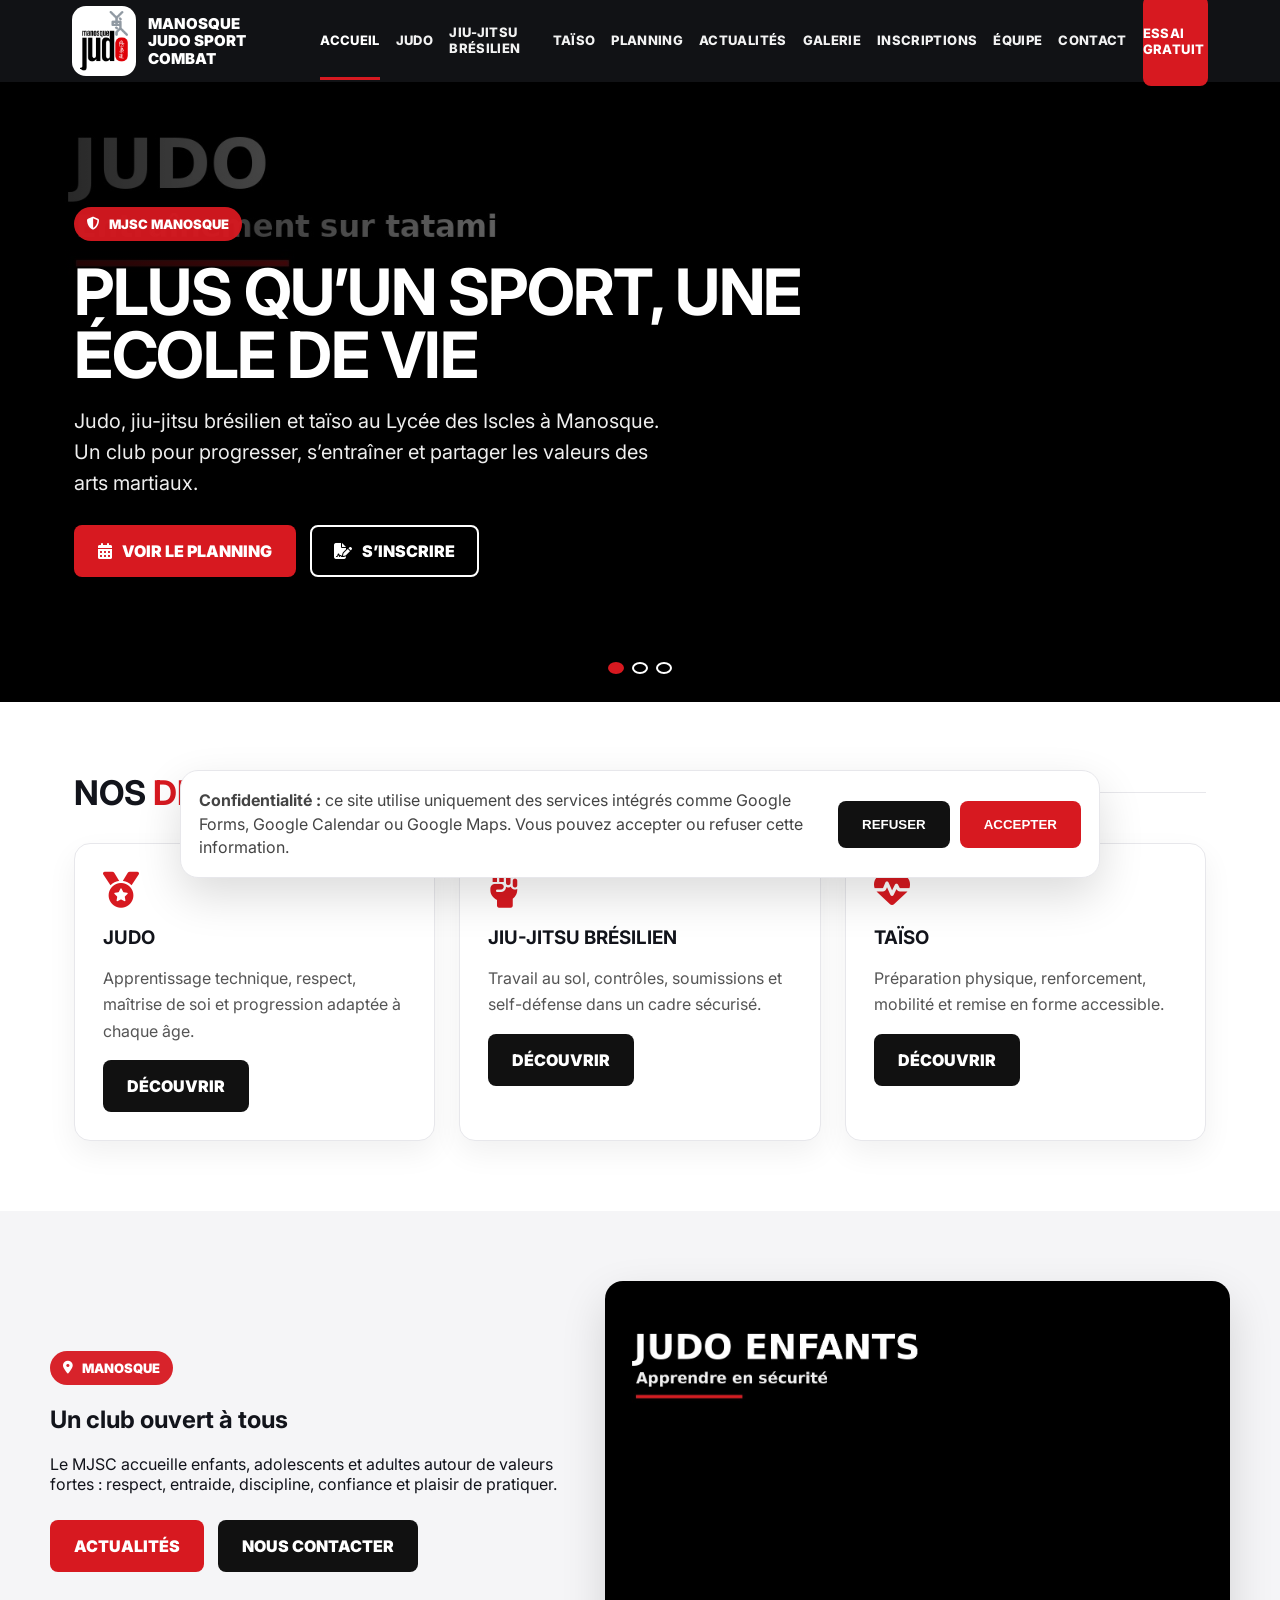
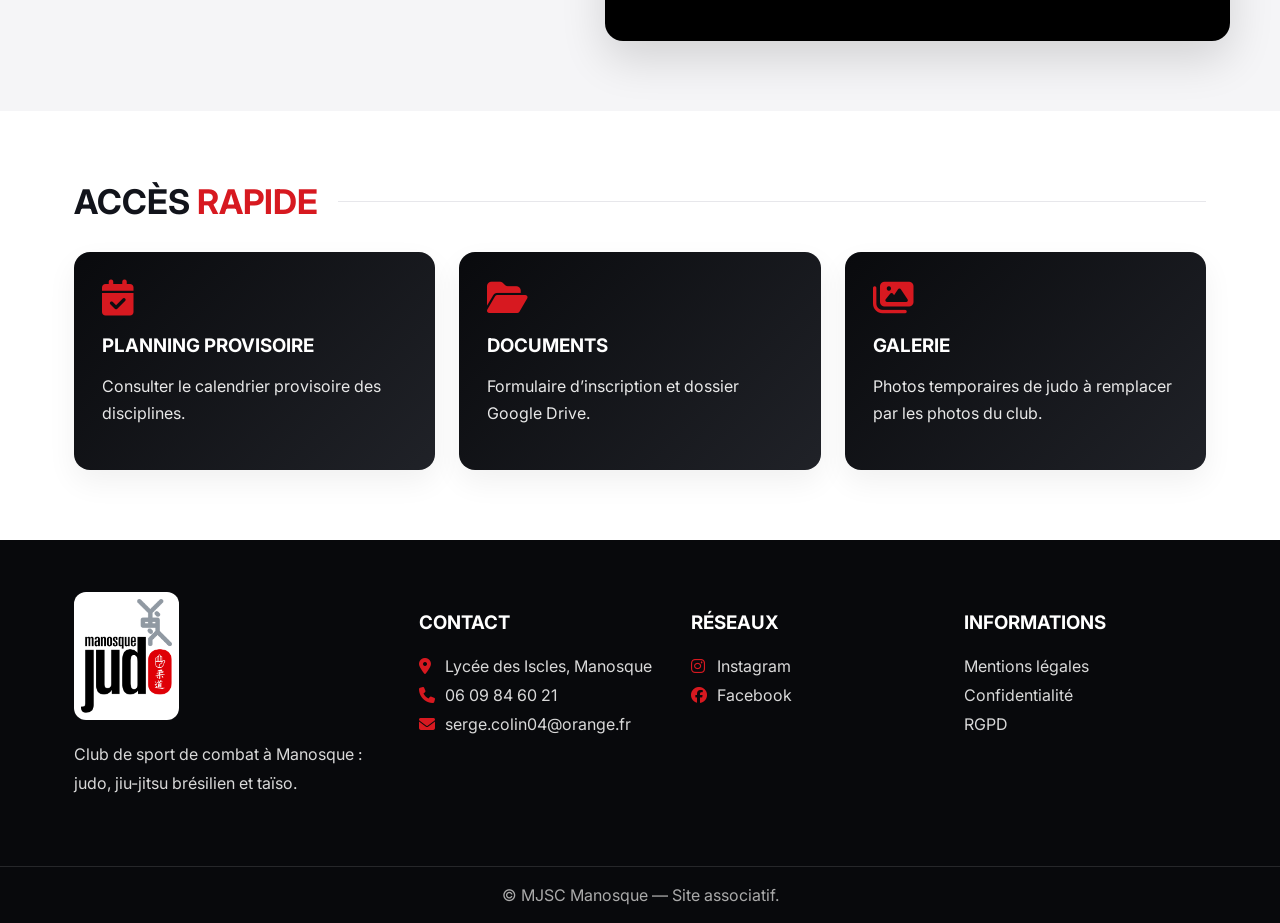
<file: index.html>
<!doctype html><html lang="fr"><head><meta charset="utf-8"><meta name="viewport" content="width=device-width, initial-scale=1"><title>Accueil - MJSC Manosque</title><meta name="description" content="MJSC Manosque : judo, jiu-jitsu brésilien, taïso, planning, inscriptions et actualités."><link rel="icon" href="favicon.png"><link rel="preconnect" href="https://fonts.googleapis.com"><link rel="preconnect" href="https://fonts.gstatic.com" crossorigin><link href="https://fonts.googleapis.com/css2?family=Inter:wght@400;600;800;900&display=swap" rel="stylesheet"><link rel="stylesheet" href="https://cdnjs.cloudflare.com/ajax/libs/font-awesome/6.5.2/css/all.min.css"><link rel="stylesheet" href="styles.css"></head><body><header class="topbar"><div class="topbar-inner"><a class="brand" href="index.html"><img class="brand-logo" src="logo-mjsc.png" alt="Logo MJSC Manosque"><span>Manosque<br>Judo Sport Combat</span></a><button class="burger" aria-label="Menu"><i class="fa-solid fa-bars"></i></button><nav class="nav"><a class="active" href="index.html">Accueil</a><a class="" href="judo.html">Judo</a><a class="" href="bjj.html">Jiu-Jitsu Brésilien</a><a class="" href="taiso.html">Taïso</a><a class="" href="planning.html">Planning</a><a class="" href="actualites.html">Actualités</a><a class="" href="galerie.html">Galerie</a><a class="" href="inscription.html">Inscriptions</a><a class="" href="equipe.html">Équipe</a><a class="" href="contact.html">Contact</a><a class="cta" href="inscription.html">Essai gratuit</a></nav></div></header>
<section class="hero"><div class="hero-slide active" style="background-image:url('hero-judo.jpg')"></div><div class="hero-slide" style="background-image:url('hero-competition.jpg')"></div><div class="hero-slide" style="background-image:url('hero-bjj.jpg')"></div><div class="hero-content"><span class="kicker"><i class="fa-solid fa-shield-halved"></i> MJSC Manosque</span><h1>Plus qu’un sport, une école de vie</h1><p>Judo, jiu-jitsu brésilien et taïso au Lycée des Iscles à Manosque. Un club pour progresser, s’entraîner et partager les valeurs des arts martiaux.</p><div class="actions"><a class="btn red" href="planning.html"><i class="fa-solid fa-calendar-days"></i> Voir le planning</a><a class="btn outline" href="inscription.html"><i class="fa-solid fa-file-signature"></i> S’inscrire</a></div></div><div class="hero-controls"><button class="active"></button><button></button><button></button></div></section>
<section class="section"><div class="section-title"><h2>Nos <span>disciplines</span></h2></div><div class="grid-3"><article class="card"><i class="fa-solid fa-medal"></i><h3>Judo</h3><p>Apprentissage technique, respect, maîtrise de soi et progression adaptée à chaque âge.</p><a class="btn dark" href="judo.html">Découvrir</a></article><article class="card"><i class="fa-solid fa-hand-fist"></i><h3>Jiu-Jitsu Brésilien</h3><p>Travail au sol, contrôles, soumissions et self-défense dans un cadre sécurisé.</p><a class="btn dark" href="bjj.html">Découvrir</a></article><article class="card"><i class="fa-solid fa-heart-pulse"></i><h3>Taïso</h3><p>Préparation physique, renforcement, mobilité et remise en forme accessible.</p><a class="btn dark" href="taiso.html">Découvrir</a></article></div></section>
<section class="section gray"><div class="inner split"><div><span class="kicker"><i class="fa-solid fa-location-dot"></i> Manosque</span><h2>Un club ouvert à tous</h2><p>Le MJSC accueille enfants, adolescents et adultes autour de valeurs fortes : respect, entraide, discipline, confiance et plaisir de pratiquer.</p><div class="actions"><a class="btn red" href="actualites.html">Actualités</a><a class="btn dark" href="contact.html">Nous contacter</a></div></div><img class="photo" src="judo-enfants.jpg" alt="Cours de judo"></div></section>
<section class="section"><div class="section-title"><h2>Accès <span>rapide</span></h2></div><div class="grid-3"><a class="card dark" href="planning.html"><i class="fa-solid fa-calendar-check"></i><h3>Planning provisoire</h3><p>Consulter le calendrier provisoire des disciplines.</p></a><a class="card dark" href="inscription.html"><i class="fa-solid fa-folder-open"></i><h3>Documents</h3><p>Formulaire d’inscription et dossier Google Drive.</p></a><a class="card dark" href="galerie.html"><i class="fa-solid fa-images"></i><h3>Galerie</h3><p>Photos temporaires de judo à remplacer par les photos du club.</p></a></div></section>
<footer class="footer"><div class="footer-inner"><div><img class="footer-logo" src="logo-mjsc.png" alt="Logo MJSC"><p>Club de sport de combat à Manosque : judo, jiu-jitsu brésilien et taïso.</p></div><div><h3>Contact</h3><p><i class="fa-solid fa-location-dot"></i> <span id="clubAddress">Lycée des Iscles, Manosque</span><br><i class="fa-solid fa-phone"></i> <a id="phoneLink"><span id="clubPhoneText">06 09 84 60 21</span></a><br><i class="fa-solid fa-envelope"></i> <a id="mailLink"><span id="clubEmailText">serge.colin04@orange.fr</span></a></p></div><div><h3>Réseaux</h3><p><a id="instaLink" target="_blank"><i class="fa-brands fa-instagram"></i> Instagram</a><br><a id="fbLink" target="_blank"><i class="fa-brands fa-facebook"></i> Facebook</a></p></div><div><h3>Informations</h3><p><a href="mentions-legales.html">Mentions légales</a><br><a href="politique-confidentialite.html">Confidentialité</a><br><a href="rgpd.html">RGPD</a></p></div></div><div class="subfooter">© MJSC Manosque — Site associatif.</div></footer><button class="backtop" aria-label="Retour en haut"><i class="fa-solid fa-arrow-up"></i></button><div class="cookie"><p><strong>Confidentialité :</strong> ce site utilise uniquement des services intégrés comme Google Forms, Google Calendar ou Google Maps. Vous pouvez accepter ou refuser cette information.</p><div class="cookie-actions"><button class="btn dark">Refuser</button><button class="btn red">Accepter</button></div></div><div class="modal"><button aria-label="Fermer">×</button><img alt="Photo agrandie"></div><script src="config.js"></script><script src="app.js"></script></body></html>
</file>
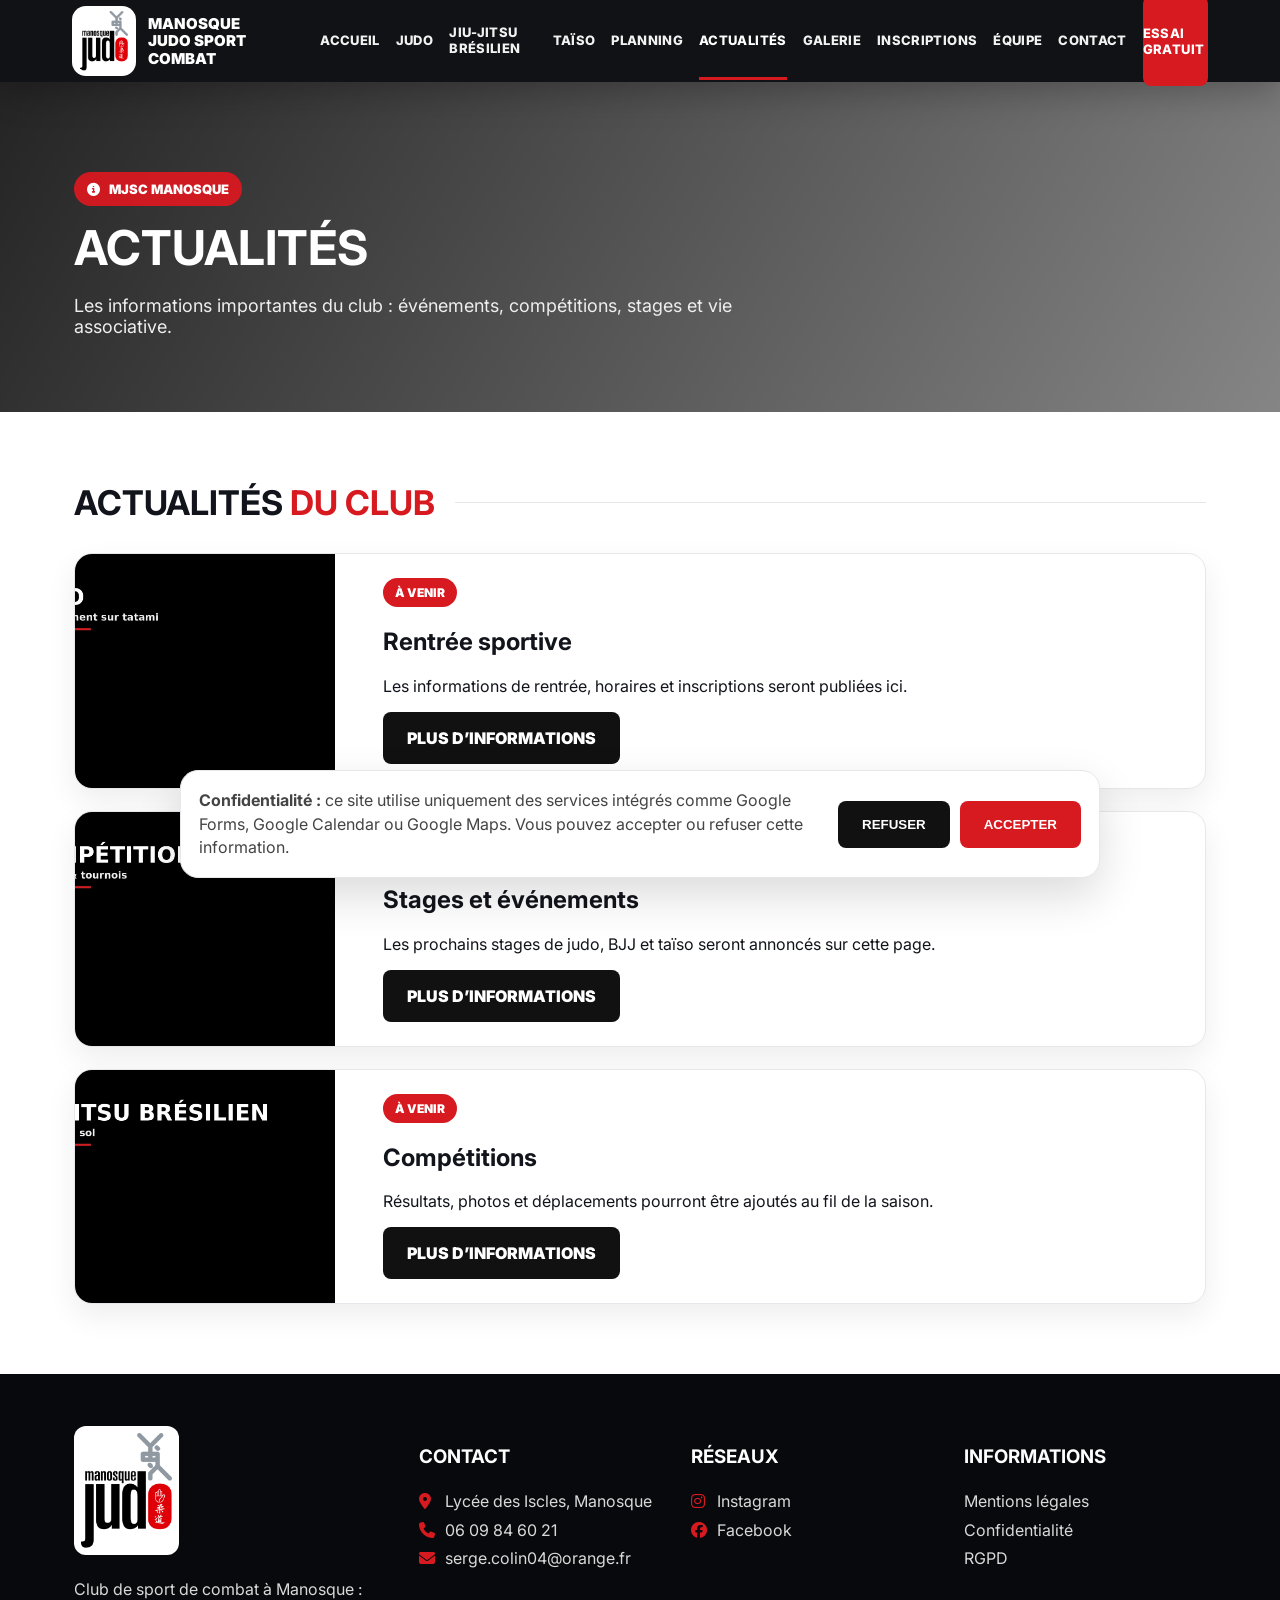
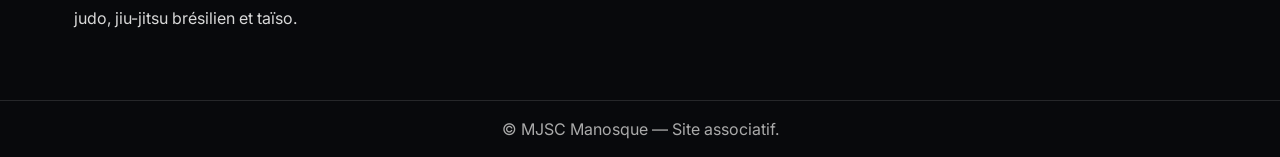
<file: actualites.html>
<!doctype html><html lang="fr"><head><meta charset="utf-8"><meta name="viewport" content="width=device-width, initial-scale=1"><title>Actualités - MJSC Manosque</title><meta name="description" content="MJSC Manosque : judo, jiu-jitsu brésilien, taïso, planning, inscriptions et actualités."><link rel="icon" href="favicon.png"><link rel="preconnect" href="https://fonts.googleapis.com"><link rel="preconnect" href="https://fonts.gstatic.com" crossorigin><link href="https://fonts.googleapis.com/css2?family=Inter:wght@400;600;800;900&display=swap" rel="stylesheet"><link rel="stylesheet" href="https://cdnjs.cloudflare.com/ajax/libs/font-awesome/6.5.2/css/all.min.css"><link rel="stylesheet" href="styles.css"></head><body><header class="topbar"><div class="topbar-inner"><a class="brand" href="index.html"><img class="brand-logo" src="logo-mjsc.png" alt="Logo MJSC Manosque"><span>Manosque<br>Judo Sport Combat</span></a><button class="burger" aria-label="Menu"><i class="fa-solid fa-bars"></i></button><nav class="nav"><a class="" href="index.html">Accueil</a><a class="" href="judo.html">Judo</a><a class="" href="bjj.html">Jiu-Jitsu Brésilien</a><a class="" href="taiso.html">Taïso</a><a class="" href="planning.html">Planning</a><a class="active" href="actualites.html">Actualités</a><a class="" href="galerie.html">Galerie</a><a class="" href="inscription.html">Inscriptions</a><a class="" href="equipe.html">Équipe</a><a class="" href="contact.html">Contact</a><a class="cta" href="inscription.html">Essai gratuit</a></nav></div></header><section class="page-hero"><div class="wrap"><span class="kicker"><i class="fa-solid fa-circle-info"></i> MJSC Manosque</span><h1>Actualités</h1><p>Les informations importantes du club : événements, compétitions, stages et vie associative.</p></div></section><section class="section"><div class="section-title"><h2>Actualités <span>du club</span></h2></div><div class="news-list"><article class="news"><img src="hero-judo.jpg" alt="Actualité judo"><div><span class="badge">À venir</span><h2>Rentrée sportive</h2><p>Les informations de rentrée, horaires et inscriptions seront publiées ici.</p><a class="btn dark" href="contact.html">Plus d’informations</a></div></article><article class="news"><img src="hero-competition.jpg" alt="Actualité judo"><div><span class="badge">À venir</span><h2>Stages et événements</h2><p>Les prochains stages de judo, BJJ et taïso seront annoncés sur cette page.</p><a class="btn dark" href="contact.html">Plus d’informations</a></div></article><article class="news"><img src="hero-bjj.jpg" alt="Actualité judo"><div><span class="badge">À venir</span><h2>Compétitions</h2><p>Résultats, photos et déplacements pourront être ajoutés au fil de la saison.</p><a class="btn dark" href="contact.html">Plus d’informations</a></div></article></div></section><footer class="footer"><div class="footer-inner"><div><img class="footer-logo" src="logo-mjsc.png" alt="Logo MJSC"><p>Club de sport de combat à Manosque : judo, jiu-jitsu brésilien et taïso.</p></div><div><h3>Contact</h3><p><i class="fa-solid fa-location-dot"></i> <span id="clubAddress">Lycée des Iscles, Manosque</span><br><i class="fa-solid fa-phone"></i> <a id="phoneLink"><span id="clubPhoneText">06 09 84 60 21</span></a><br><i class="fa-solid fa-envelope"></i> <a id="mailLink"><span id="clubEmailText">serge.colin04@orange.fr</span></a></p></div><div><h3>Réseaux</h3><p><a id="instaLink" target="_blank"><i class="fa-brands fa-instagram"></i> Instagram</a><br><a id="fbLink" target="_blank"><i class="fa-brands fa-facebook"></i> Facebook</a></p></div><div><h3>Informations</h3><p><a href="mentions-legales.html">Mentions légales</a><br><a href="politique-confidentialite.html">Confidentialité</a><br><a href="rgpd.html">RGPD</a></p></div></div><div class="subfooter">© MJSC Manosque — Site associatif.</div></footer><button class="backtop" aria-label="Retour en haut"><i class="fa-solid fa-arrow-up"></i></button><div class="cookie"><p><strong>Confidentialité :</strong> ce site utilise uniquement des services intégrés comme Google Forms, Google Calendar ou Google Maps. Vous pouvez accepter ou refuser cette information.</p><div class="cookie-actions"><button class="btn dark">Refuser</button><button class="btn red">Accepter</button></div></div><div class="modal"><button aria-label="Fermer">×</button><img alt="Photo agrandie"></div><script src="config.js"></script><script src="app.js"></script></body></html>
</file>
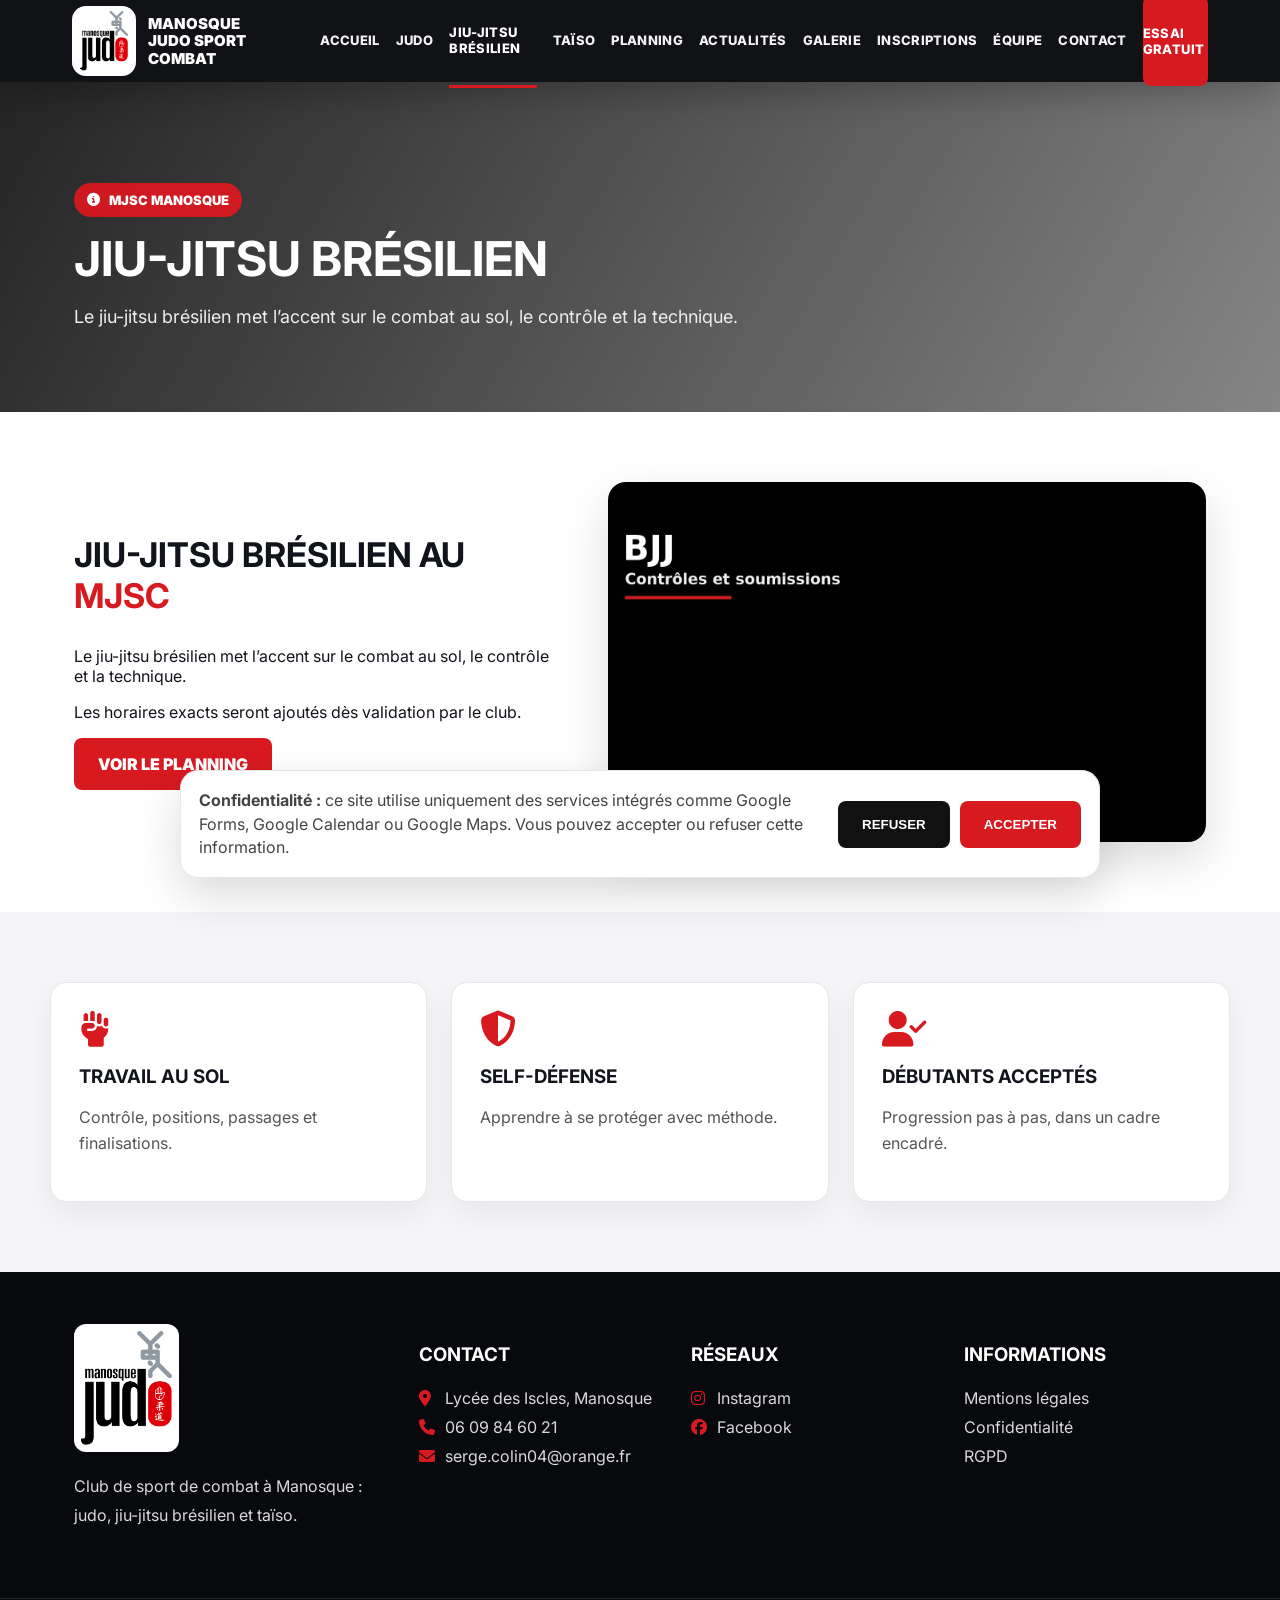
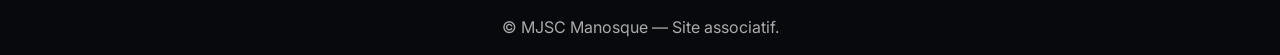
<file: bjj.html>
<!doctype html><html lang="fr"><head><meta charset="utf-8"><meta name="viewport" content="width=device-width, initial-scale=1"><title>Jiu-Jitsu Brésilien - MJSC Manosque</title><meta name="description" content="MJSC Manosque : judo, jiu-jitsu brésilien, taïso, planning, inscriptions et actualités."><link rel="icon" href="favicon.png"><link rel="preconnect" href="https://fonts.googleapis.com"><link rel="preconnect" href="https://fonts.gstatic.com" crossorigin><link href="https://fonts.googleapis.com/css2?family=Inter:wght@400;600;800;900&display=swap" rel="stylesheet"><link rel="stylesheet" href="https://cdnjs.cloudflare.com/ajax/libs/font-awesome/6.5.2/css/all.min.css"><link rel="stylesheet" href="styles.css"></head><body><header class="topbar"><div class="topbar-inner"><a class="brand" href="index.html"><img class="brand-logo" src="logo-mjsc.png" alt="Logo MJSC Manosque"><span>Manosque<br>Judo Sport Combat</span></a><button class="burger" aria-label="Menu"><i class="fa-solid fa-bars"></i></button><nav class="nav"><a class="" href="index.html">Accueil</a><a class="" href="judo.html">Judo</a><a class="active" href="bjj.html">Jiu-Jitsu Brésilien</a><a class="" href="taiso.html">Taïso</a><a class="" href="planning.html">Planning</a><a class="" href="actualites.html">Actualités</a><a class="" href="galerie.html">Galerie</a><a class="" href="inscription.html">Inscriptions</a><a class="" href="equipe.html">Équipe</a><a class="" href="contact.html">Contact</a><a class="cta" href="inscription.html">Essai gratuit</a></nav></div></header><section class="page-hero"><div class="wrap"><span class="kicker"><i class="fa-solid fa-circle-info"></i> MJSC Manosque</span><h1>Jiu-Jitsu Brésilien</h1><p>Le jiu-jitsu brésilien met l’accent sur le combat au sol, le contrôle et la technique.</p></div></section><section class="section split"><div><div class="section-title"><h2>Jiu-Jitsu Brésilien au <span>MJSC</span></h2></div><p>Le jiu-jitsu brésilien met l’accent sur le combat au sol, le contrôle et la technique.</p><p>Les horaires exacts seront ajoutés dès validation par le club.</p><a class="btn red" href="planning.html">Voir le planning</a></div><img class="photo" src="bjj.jpg" alt="Jiu-Jitsu Brésilien"></section><section class="section gray"><div class="inner grid-3"><article class="card"><i class="fa-solid fa-hand-fist"></i><h3>Travail au sol</h3><p>Contrôle, positions, passages et finalisations.</p></article><article class="card"><i class="fa-solid fa-shield-halved"></i><h3>Self-défense</h3><p>Apprendre à se protéger avec méthode.</p></article><article class="card"><i class="fa-solid fa-user-check"></i><h3>Débutants acceptés</h3><p>Progression pas à pas, dans un cadre encadré.</p></article></div></section><footer class="footer"><div class="footer-inner"><div><img class="footer-logo" src="logo-mjsc.png" alt="Logo MJSC"><p>Club de sport de combat à Manosque : judo, jiu-jitsu brésilien et taïso.</p></div><div><h3>Contact</h3><p><i class="fa-solid fa-location-dot"></i> <span id="clubAddress">Lycée des Iscles, Manosque</span><br><i class="fa-solid fa-phone"></i> <a id="phoneLink"><span id="clubPhoneText">06 09 84 60 21</span></a><br><i class="fa-solid fa-envelope"></i> <a id="mailLink"><span id="clubEmailText">serge.colin04@orange.fr</span></a></p></div><div><h3>Réseaux</h3><p><a id="instaLink" target="_blank"><i class="fa-brands fa-instagram"></i> Instagram</a><br><a id="fbLink" target="_blank"><i class="fa-brands fa-facebook"></i> Facebook</a></p></div><div><h3>Informations</h3><p><a href="mentions-legales.html">Mentions légales</a><br><a href="politique-confidentialite.html">Confidentialité</a><br><a href="rgpd.html">RGPD</a></p></div></div><div class="subfooter">© MJSC Manosque — Site associatif.</div></footer><button class="backtop" aria-label="Retour en haut"><i class="fa-solid fa-arrow-up"></i></button><div class="cookie"><p><strong>Confidentialité :</strong> ce site utilise uniquement des services intégrés comme Google Forms, Google Calendar ou Google Maps. Vous pouvez accepter ou refuser cette information.</p><div class="cookie-actions"><button class="btn dark">Refuser</button><button class="btn red">Accepter</button></div></div><div class="modal"><button aria-label="Fermer">×</button><img alt="Photo agrandie"></div><script src="config.js"></script><script src="app.js"></script></body></html>
</file>
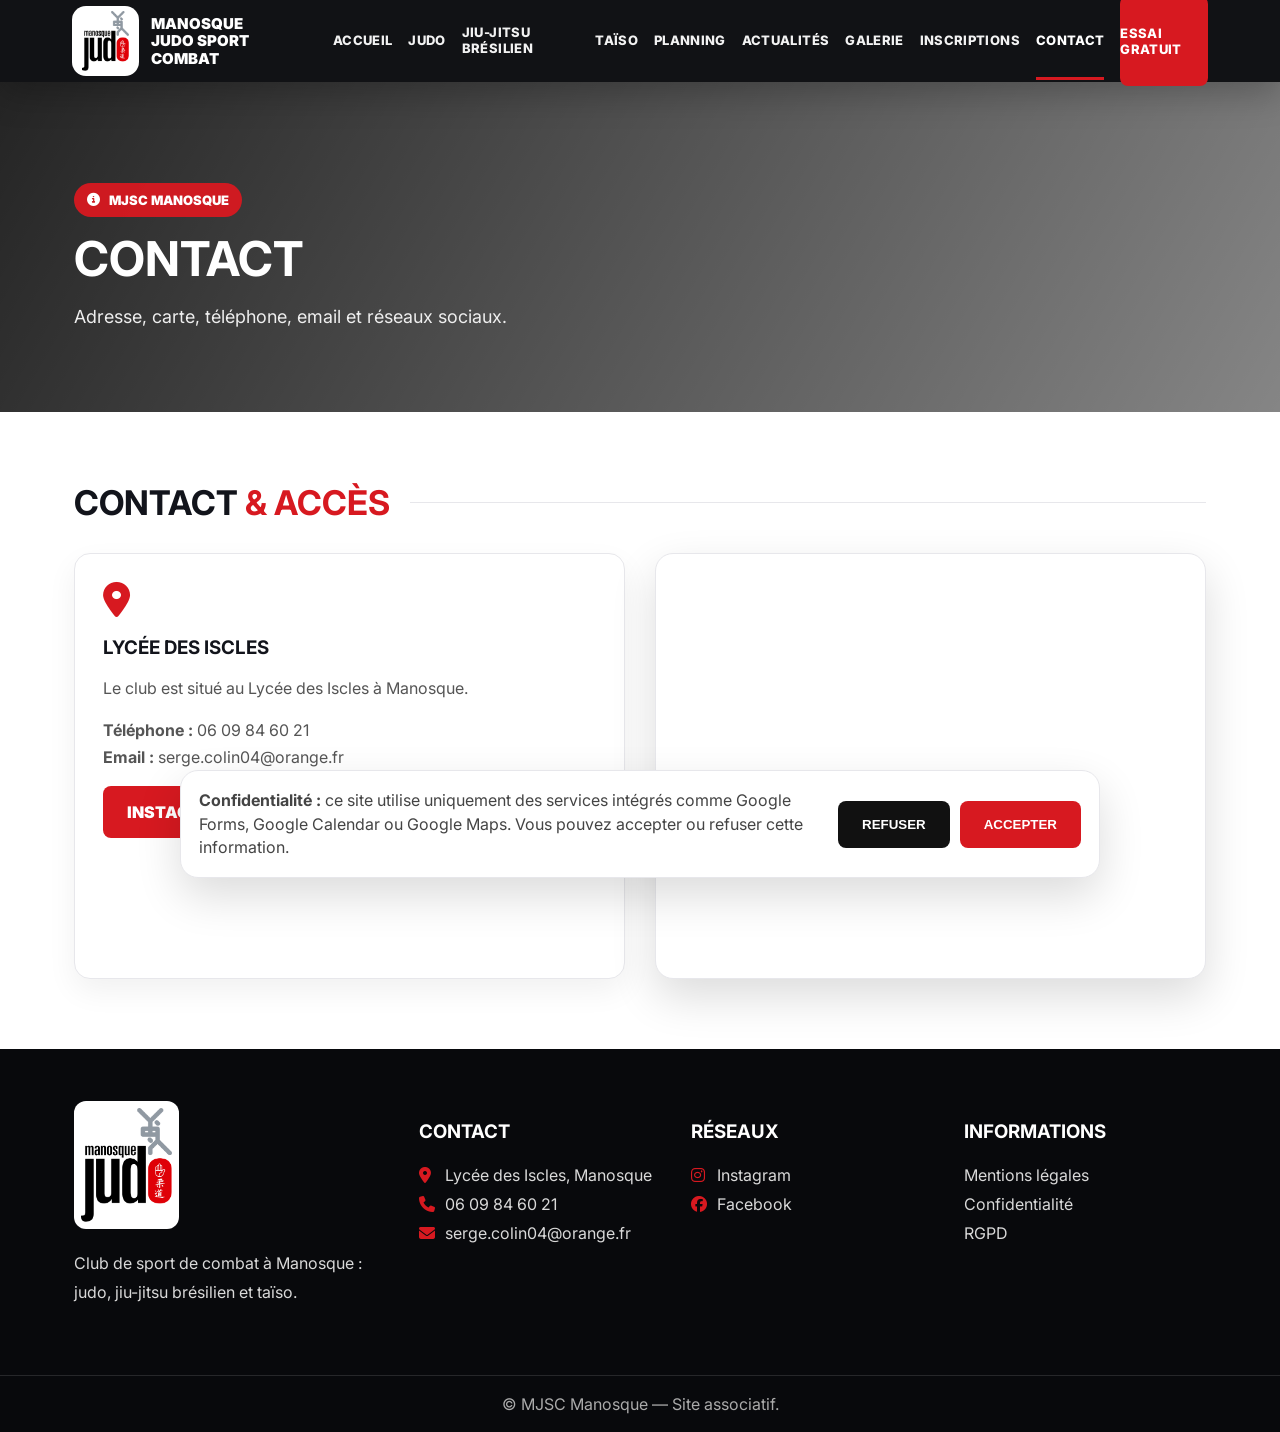
<file: contact.html>
<!doctype html><html lang="fr"><head><meta charset="utf-8"><meta name="viewport" content="width=device-width, initial-scale=1"><title>Contact - MJSC Manosque</title><meta name="description" content="MJSC Manosque : judo, jiu-jitsu brésilien, taïso, planning, inscriptions et actualités."><link rel="icon" href="favicon.png"><link rel="preconnect" href="https://fonts.googleapis.com"><link rel="preconnect" href="https://fonts.gstatic.com" crossorigin><link href="https://fonts.googleapis.com/css2?family=Inter:wght@400;600;800;900&display=swap" rel="stylesheet"><link rel="stylesheet" href="https://cdnjs.cloudflare.com/ajax/libs/font-awesome/6.5.2/css/all.min.css"><link rel="stylesheet" href="styles.css"></head><body><header class="topbar"><div class="topbar-inner"><a class="brand" href="index.html"><img class="brand-logo" src="logo-mjsc.png" alt="Logo MJSC Manosque"><span>Manosque<br>Judo Sport Combat</span></a><button class="burger" aria-label="Menu"><i class="fa-solid fa-bars"></i></button><nav class="nav"><a class="" href="index.html">Accueil</a><a class="" href="judo.html">Judo</a><a class="" href="bjj.html">Jiu-Jitsu Brésilien</a><a class="" href="taiso.html">Taïso</a><a class="" href="planning.html">Planning</a><a class="" href="actualites.html">Actualités</a><a class="" href="galerie.html">Galerie</a><a class="" href="inscription.html">Inscriptions</a><a class="active" href="contact.html">Contact</a><a class="cta" href="inscription.html">Essai gratuit</a></nav></div></header><section class="page-hero"><div class="wrap"><span class="kicker"><i class="fa-solid fa-circle-info"></i> MJSC Manosque</span><h1>Contact</h1><p>Adresse, carte, téléphone, email et réseaux sociaux.</p></div></section><section class="section"><div class="section-title"><h2>Contact <span>& accès</span></h2></div><div class="grid-2"><div class="card"><i class="fa-solid fa-location-dot"></i><h3>Lycée des Iscles</h3><p>Le club est situé au Lycée des Iscles à Manosque.</p><p><strong>Téléphone :</strong> <a id="phoneLink"><span id="clubPhoneText">06 09 84 60 21</span></a><br><strong>Email :</strong> <a id="mailLink"><span id="clubEmailText">serge.colin04@orange.fr</span></a></p><a id="instaLink" class="btn red" target="_blank">Instagram</a> <a id="fbLink" class="btn dark" target="_blank">Facebook</a></div><div class="map-wrap"><iframe id="mapFrame" loading="lazy"></iframe></div></div></section><footer class="footer"><div class="footer-inner"><div><img class="footer-logo" src="logo-mjsc.png" alt="Logo MJSC"><p>Club de sport de combat à Manosque : judo, jiu-jitsu brésilien et taïso.</p></div><div><h3>Contact</h3><p><i class="fa-solid fa-location-dot"></i> <span id="clubAddress">Lycée des Iscles, Manosque</span><br><i class="fa-solid fa-phone"></i> <a id="phoneLink"><span id="clubPhoneText">06 09 84 60 21</span></a><br><i class="fa-solid fa-envelope"></i> <a id="mailLink"><span id="clubEmailText">serge.colin04@orange.fr</span></a></p></div><div><h3>Réseaux</h3><p><a id="instaLink" target="_blank"><i class="fa-brands fa-instagram"></i> Instagram</a><br><a id="fbLink" target="_blank"><i class="fa-brands fa-facebook"></i> Facebook</a></p></div><div><h3>Informations</h3><p><a href="mentions-legales.html">Mentions légales</a><br><a href="politique-confidentialite.html">Confidentialité</a><br><a href="rgpd.html">RGPD</a></p></div></div><div class="subfooter">© MJSC Manosque — Site associatif.</div></footer><button class="backtop" aria-label="Retour en haut"><i class="fa-solid fa-arrow-up"></i></button><div class="cookie"><p><strong>Confidentialité :</strong> ce site utilise uniquement des services intégrés comme Google Forms, Google Calendar ou Google Maps. Vous pouvez accepter ou refuser cette information.</p><div class="cookie-actions"><button class="btn dark">Refuser</button><button class="btn red">Accepter</button></div></div><div class="modal"><button aria-label="Fermer">×</button><img alt="Photo agrandie"></div><script src="config.js"></script><script src="app.js"></script></body></html>
</file>
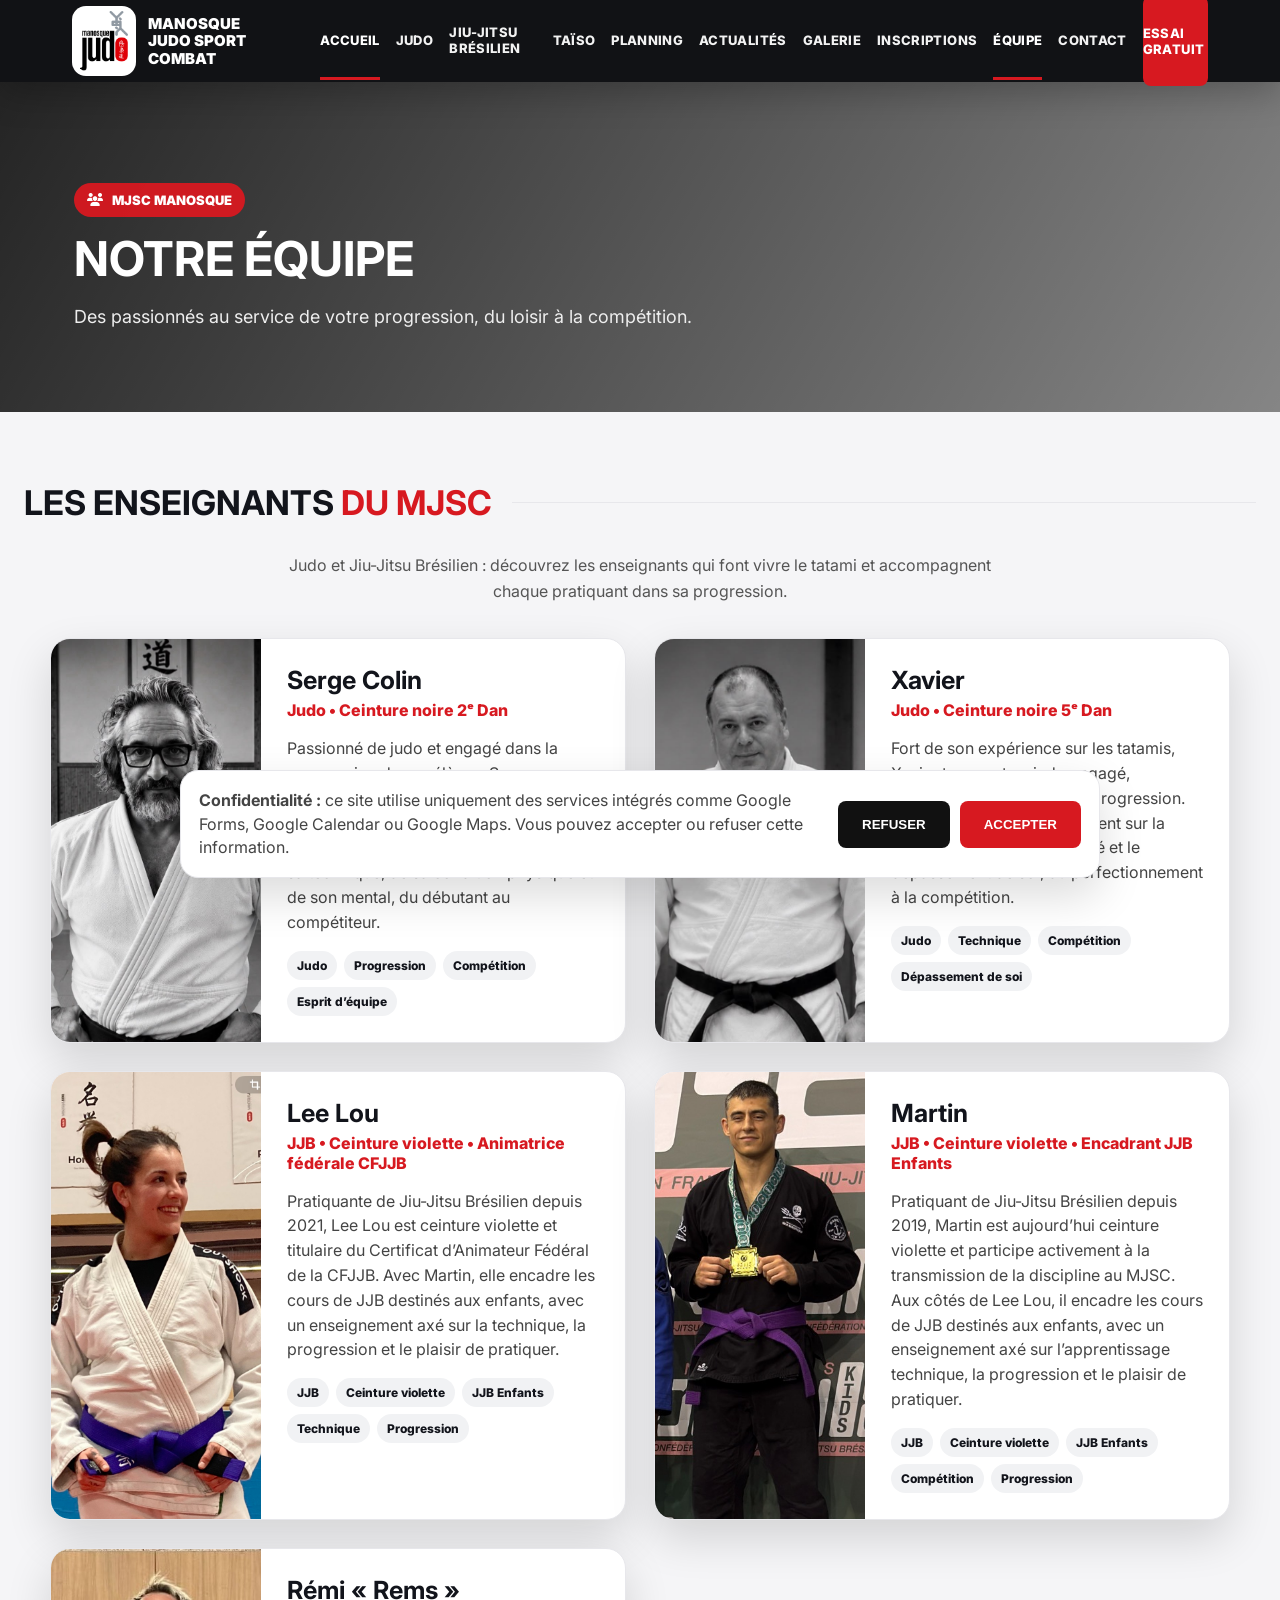
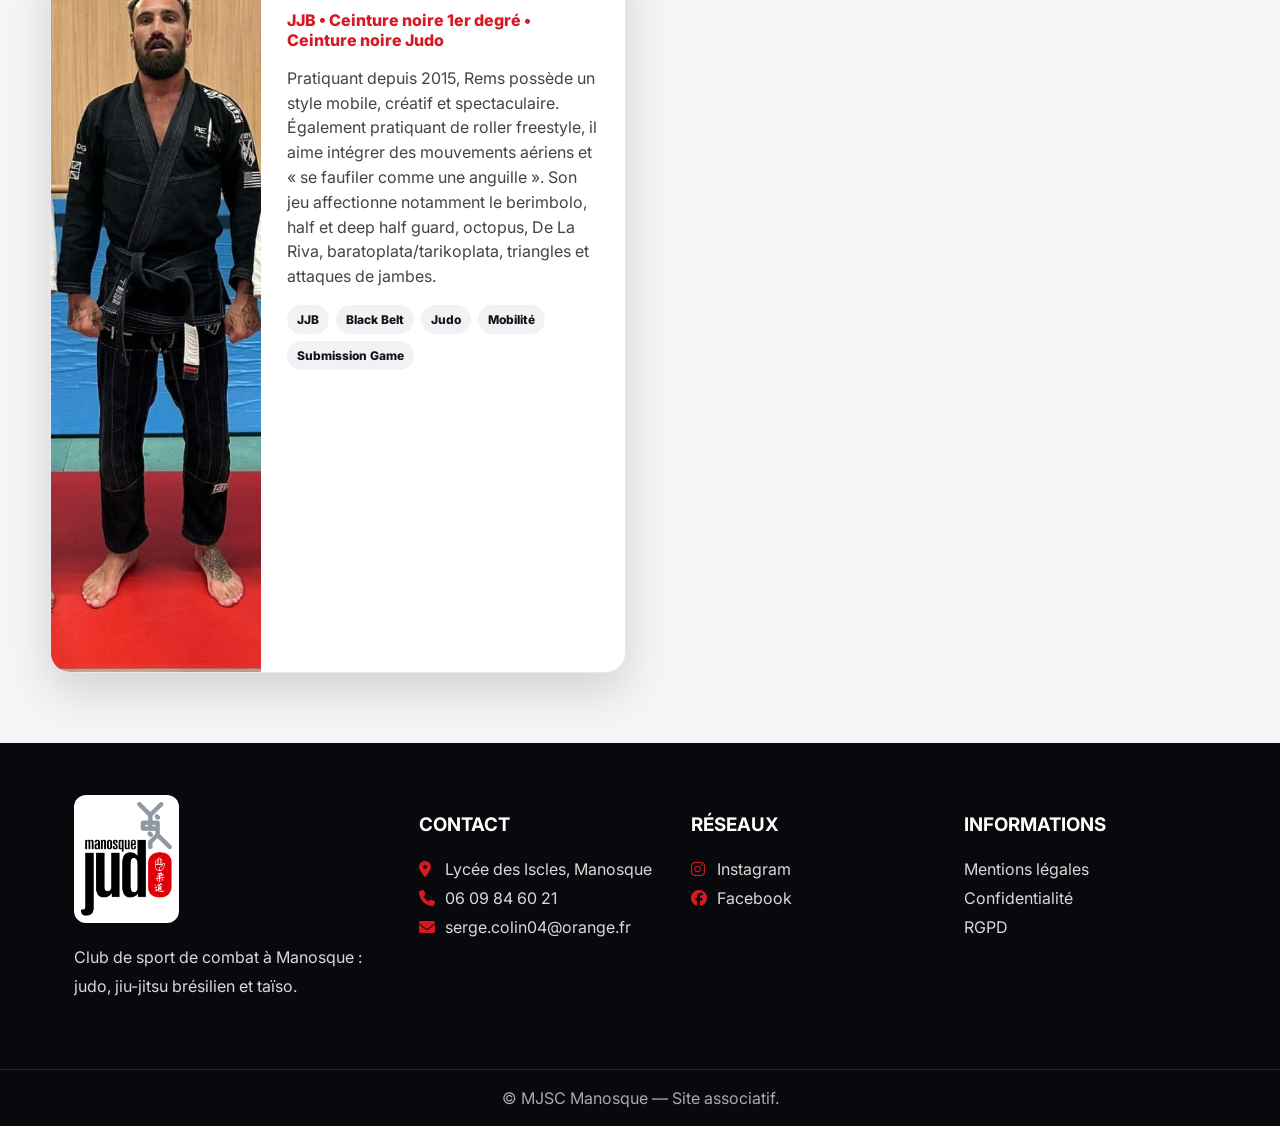
<file: equipe.html>
<!doctype html><html lang="fr"><head><meta charset="utf-8"><meta name="viewport" content="width=device-width, initial-scale=1"><title>Accueil - MJSC Manosque</title><meta name="description" content="MJSC Manosque : judo, jiu-jitsu brésilien, taïso, planning, inscriptions et actualités."><link rel="icon" href="favicon.png"><link rel="preconnect" href="https://fonts.googleapis.com"><link rel="preconnect" href="https://fonts.gstatic.com" crossorigin><link href="https://fonts.googleapis.com/css2?family=Inter:wght@400;600;800;900&display=swap" rel="stylesheet"><link rel="stylesheet" href="https://cdnjs.cloudflare.com/ajax/libs/font-awesome/6.5.2/css/all.min.css"><link rel="stylesheet" href="styles.css"></head><body><header class="topbar"><div class="topbar-inner"><a class="brand" href="index.html"><img class="brand-logo" src="logo-mjsc.png" alt="Logo MJSC Manosque"><span>Manosque<br>Judo Sport Combat</span></a><button class="burger" aria-label="Menu"><i class="fa-solid fa-bars"></i></button><nav class="nav"><a class="active" href="index.html">Accueil</a><a class="" href="judo.html">Judo</a><a class="" href="bjj.html">Jiu-Jitsu Brésilien</a><a class="" href="taiso.html">Taïso</a><a class="" href="planning.html">Planning</a><a class="" href="actualites.html">Actualités</a><a class="" href="galerie.html">Galerie</a><a class="" href="inscription.html">Inscriptions</a><a class="active" href="equipe.html">Équipe</a><a class="" href="contact.html">Contact</a><a class="cta" href="inscription.html">Essai gratuit</a></nav></div></header>
<section class="page-hero"><div class="wrap"><span class="kicker"><i class="fa-solid fa-users"></i> MJSC Manosque</span><h1>Notre équipe</h1><p>Des passionnés au service de votre progression, du loisir à la compétition.</p></div></section>
<section class="section gray"><div class="section-title"><h2>Les enseignants <span>du MJSC</span></h2></div><p class="team-intro">Judo et Jiu-Jitsu Brésilien : découvrez les enseignants qui font vivre le tatami et accompagnent chaque pratiquant dans sa progression.</p><div class="team-grid">
<article class="coach-card"><img src="serge-colin.jpeg" alt="Serge Colin"><div class="coach-info"><h3>Serge Colin</h3><div class="coach-rank">Judo • Ceinture noire 2ᵉ Dan</div><p>Passionné de judo et engagé dans la progression de ses élèves, Serge transmet un judo technique, dynamique et exigeant. Sur le tatami, il accompagne chaque judoka dans le développement de sa technique, de sa condition physique et de son mental, du débutant au compétiteur.</p><div class="coach-tags"><span>Judo</span><span>Progression</span><span>Compétition</span><span>Esprit d’équipe</span></div></div></article>
<article class="coach-card"><img src="xavier.jpeg" alt="Xavier"><div class="coach-info"><h3>Xavier</h3><div class="coach-rank">Judo • Ceinture noire 5ᵉ Dan</div><p>Fort de son expérience sur les tatamis, Xavier transmet un judo engagé, technique et tourné vers la progression. Son enseignement met l’accent sur la maîtrise technique, l’intensité et le dépassement de soi, du perfectionnement à la compétition.</p><div class="coach-tags"><span>Judo</span><span>Technique</span><span>Compétition</span><span>Dépassement de soi</span></div></div></article>
<article class="coach-card"><img src="lee-lou.jpeg" alt="Lee Lou"><div class="coach-info"><h3>Lee Lou</h3><div class="coach-rank">JJB • Ceinture violette • Animatrice fédérale CFJJB</div><p>Pratiquante de Jiu-Jitsu Brésilien depuis 2021, Lee Lou est ceinture violette et titulaire du Certificat d’Animateur Fédéral de la CFJJB. Avec Martin, elle encadre les cours de JJB destinés aux enfants, avec un enseignement axé sur la technique, la progression et le plaisir de pratiquer.</p><div class="coach-tags"><span>JJB</span><span>Ceinture violette</span><span>JJB Enfants</span><span>Technique</span><span>Progression</span></div></div></article>
<article class="coach-card"><img src="martin.jpeg" alt="Martin"><div class="coach-info"><h3>Martin</h3><div class="coach-rank">JJB • Ceinture violette • Encadrant JJB Enfants</div><p>Pratiquant de Jiu-Jitsu Brésilien depuis 2019, Martin est aujourd’hui ceinture violette et participe activement à la transmission de la discipline au MJSC. Aux côtés de Lee Lou, il encadre les cours de JJB destinés aux enfants, avec un enseignement axé sur l’apprentissage technique, la progression et le plaisir de pratiquer.</p><div class="coach-tags"><span>JJB</span><span>Ceinture violette</span><span>JJB Enfants</span><span>Compétition</span><span>Progression</span></div></div></article>
<article class="coach-card"><img src="remi-rems.jpeg" alt="Rémi Rems"><div class="coach-info"><h3>Rémi « Rems »</h3><div class="coach-rank">JJB • Ceinture noire 1er degré • Ceinture noire Judo</div><p>Pratiquant depuis 2015, Rems possède un style mobile, créatif et spectaculaire. Également pratiquant de roller freestyle, il aime intégrer des mouvements aériens et « se faufiler comme une anguille ». Son jeu affectionne notamment le berimbolo, half et deep half guard, octopus, De La Riva, baratoplata/tarikoplata, triangles et attaques de jambes.</p><div class="coach-tags"><span>JJB</span><span>Black Belt</span><span>Judo</span><span>Mobilité</span><span>Submission Game</span></div></div></article>
</div></section><footer class="footer"><div class="footer-inner"><div><img class="footer-logo" src="logo-mjsc.png" alt="Logo MJSC"><p>Club de sport de combat à Manosque : judo, jiu-jitsu brésilien et taïso.</p></div><div><h3>Contact</h3><p><i class="fa-solid fa-location-dot"></i> <span id="clubAddress">Lycée des Iscles, Manosque</span><br><i class="fa-solid fa-phone"></i> <a id="phoneLink"><span id="clubPhoneText">06 09 84 60 21</span></a><br><i class="fa-solid fa-envelope"></i> <a id="mailLink"><span id="clubEmailText">serge.colin04@orange.fr</span></a></p></div><div><h3>Réseaux</h3><p><a id="instaLink" target="_blank"><i class="fa-brands fa-instagram"></i> Instagram</a><br><a id="fbLink" target="_blank"><i class="fa-brands fa-facebook"></i> Facebook</a></p></div><div><h3>Informations</h3><p><a href="mentions-legales.html">Mentions légales</a><br><a href="politique-confidentialite.html">Confidentialité</a><br><a href="rgpd.html">RGPD</a></p></div></div><div class="subfooter">© MJSC Manosque — Site associatif.</div></footer><button class="backtop" aria-label="Retour en haut"><i class="fa-solid fa-arrow-up"></i></button><div class="cookie"><p><strong>Confidentialité :</strong> ce site utilise uniquement des services intégrés comme Google Forms, Google Calendar ou Google Maps. Vous pouvez accepter ou refuser cette information.</p><div class="cookie-actions"><button class="btn dark">Refuser</button><button class="btn red">Accepter</button></div></div><div class="modal"><button aria-label="Fermer">×</button><img alt="Photo agrandie"></div><script src="config.js"></script><script src="app.js"></script></body></html>
</file>
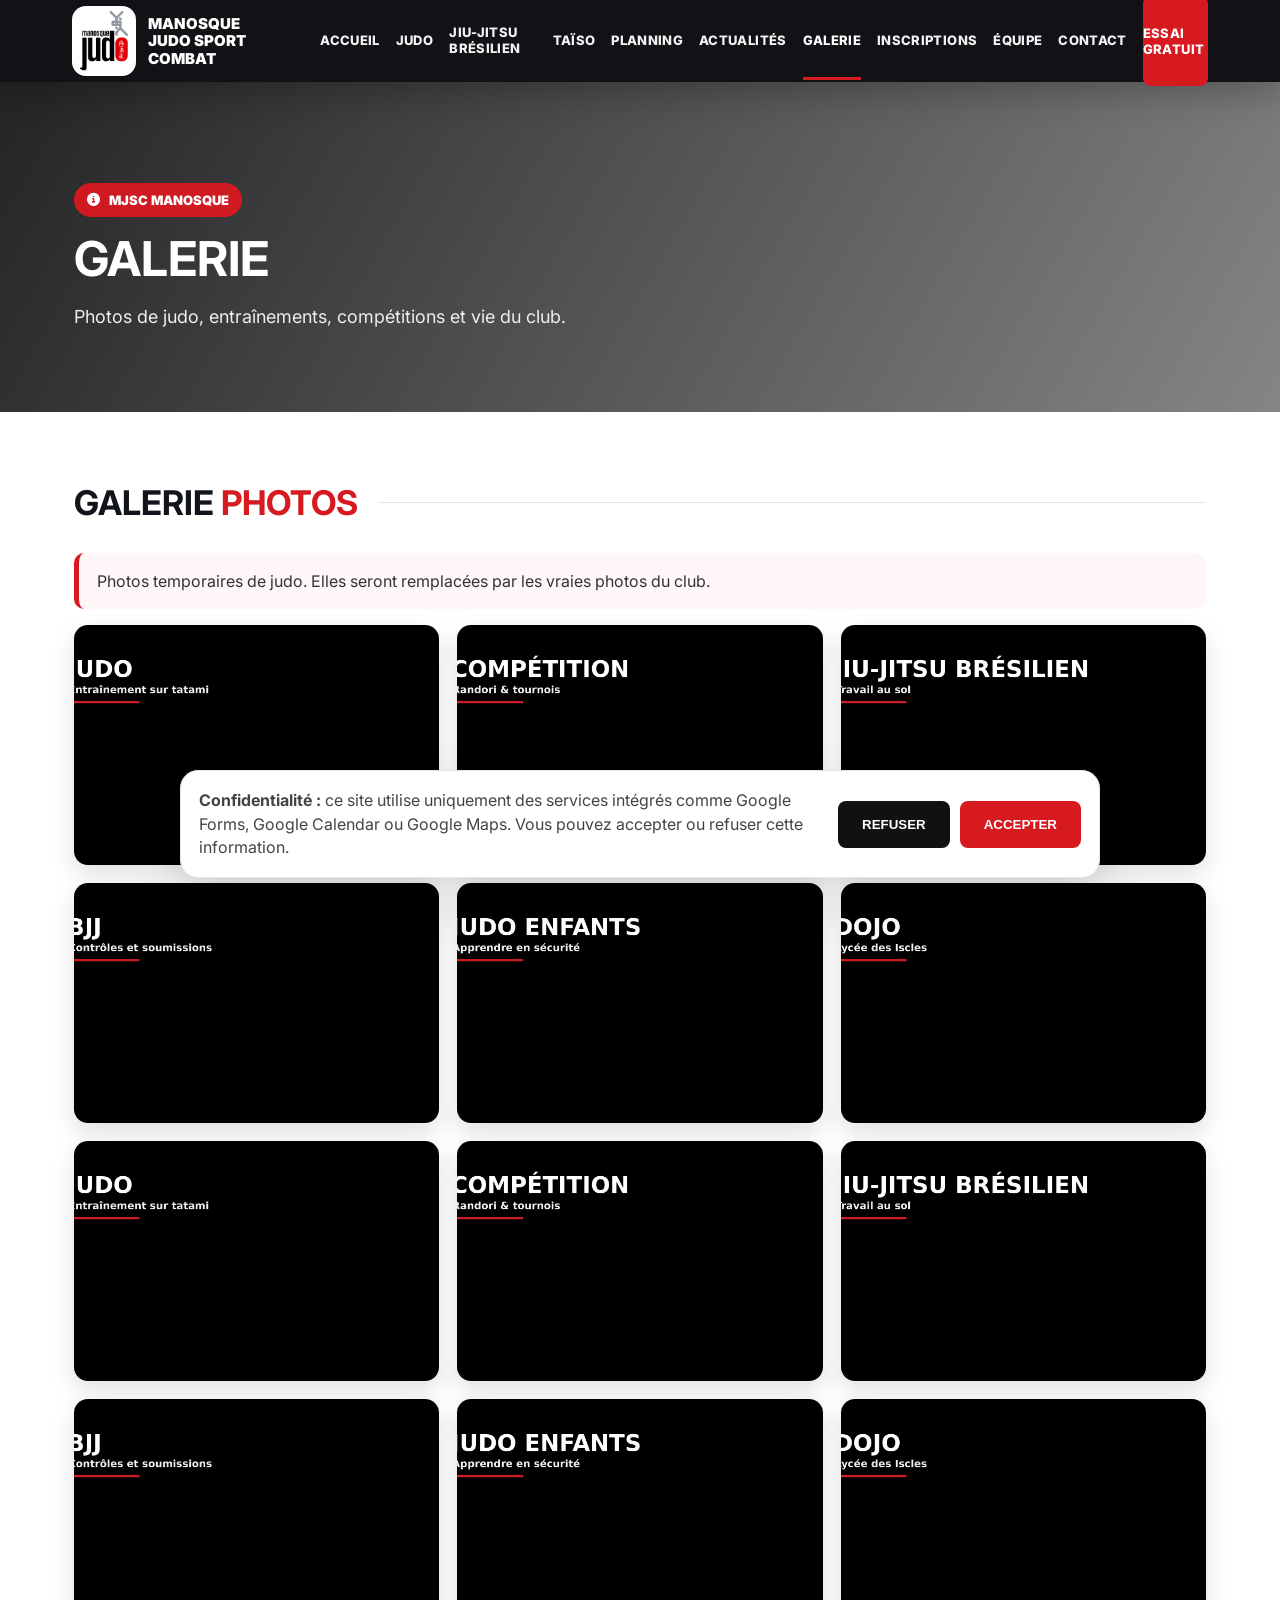
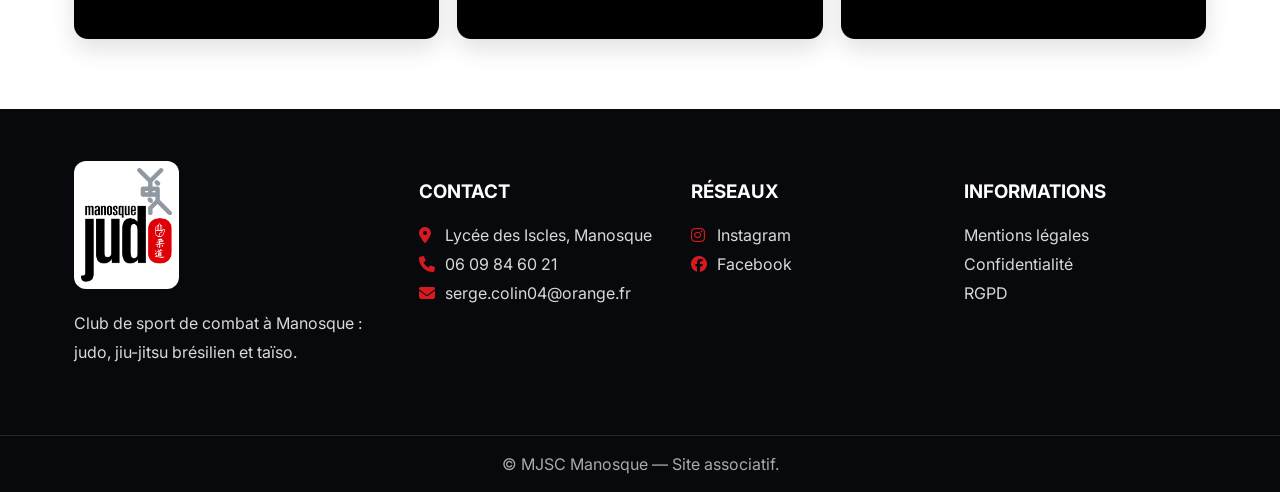
<file: galerie - Copy.html>
<!doctype html><html lang="fr"><head><meta charset="utf-8"><meta name="viewport" content="width=device-width, initial-scale=1"><title>Galerie - MJSC Manosque</title><meta name="description" content="MJSC Manosque : judo, jiu-jitsu brésilien, taïso, planning, inscriptions et actualités."><link rel="icon" href="favicon.png"><link rel="preconnect" href="https://fonts.googleapis.com"><link rel="preconnect" href="https://fonts.gstatic.com" crossorigin><link href="https://fonts.googleapis.com/css2?family=Inter:wght@400;600;800;900&display=swap" rel="stylesheet"><link rel="stylesheet" href="https://cdnjs.cloudflare.com/ajax/libs/font-awesome/6.5.2/css/all.min.css"><link rel="stylesheet" href="styles.css"></head><body><header class="topbar"><div class="topbar-inner"><a class="brand" href="index.html"><img class="brand-logo" src="logo-mjsc.png" alt="Logo MJSC Manosque"><span>Manosque<br>Judo Sport Combat</span></a><button class="burger" aria-label="Menu"><i class="fa-solid fa-bars"></i></button><nav class="nav"><a class="" href="index.html">Accueil</a><a class="" href="judo.html">Judo</a><a class="" href="bjj.html">Jiu-Jitsu Brésilien</a><a class="" href="taiso.html">Taïso</a><a class="" href="planning.html">Planning</a><a class="" href="actualites.html">Actualités</a><a class="active" href="galerie.html">Galerie</a><a class="" href="inscription.html">Inscriptions</a><a class="" href="equipe.html">Équipe</a><a class="" href="contact.html">Contact</a><a class="cta" href="inscription.html">Essai gratuit</a></nav></div></header><section class="page-hero"><div class="wrap"><span class="kicker"><i class="fa-solid fa-circle-info"></i> MJSC Manosque</span><h1>Galerie</h1><p>Photos de judo, entraînements, compétitions et vie du club.</p></div></section><section class="section"><div class="section-title"><h2>Galerie <span>photos</span></h2></div><p class="notice">Photos temporaires de judo. Elles seront remplacées par les vraies photos du club.</p><div class="gallery"><img src="hero-judo.jpg" alt="Photo judo MJSC temporaire"><img src="hero-competition.jpg" alt="Photo judo MJSC temporaire"><img src="hero-bjj.jpg" alt="Photo judo MJSC temporaire"><img src="bjj.jpg" alt="Photo judo MJSC temporaire"><img src="judo-enfants.jpg" alt="Photo judo MJSC temporaire"><img src="dojo.jpg" alt="Photo judo MJSC temporaire"><img src="hero-judo.jpg" alt="Photo judo MJSC temporaire"><img src="hero-competition.jpg" alt="Photo judo MJSC temporaire"><img src="hero-bjj.jpg" alt="Photo judo MJSC temporaire"><img src="bjj.jpg" alt="Photo judo MJSC temporaire"><img src="judo-enfants.jpg" alt="Photo judo MJSC temporaire"><img src="dojo.jpg" alt="Photo judo MJSC temporaire"></div></section><footer class="footer"><div class="footer-inner"><div><img class="footer-logo" src="logo-mjsc.png" alt="Logo MJSC"><p>Club de sport de combat à Manosque : judo, jiu-jitsu brésilien et taïso.</p></div><div><h3>Contact</h3><p><i class="fa-solid fa-location-dot"></i> <span id="clubAddress">Lycée des Iscles, Manosque</span><br><i class="fa-solid fa-phone"></i> <a id="phoneLink"><span id="clubPhoneText">06 09 84 60 21</span></a><br><i class="fa-solid fa-envelope"></i> <a id="mailLink"><span id="clubEmailText">serge.colin04@orange.fr</span></a></p></div><div><h3>Réseaux</h3><p><a id="instaLink" target="_blank"><i class="fa-brands fa-instagram"></i> Instagram</a><br><a id="fbLink" target="_blank"><i class="fa-brands fa-facebook"></i> Facebook</a></p></div><div><h3>Informations</h3><p><a href="mentions-legales.html">Mentions légales</a><br><a href="politique-confidentialite.html">Confidentialité</a><br><a href="rgpd.html">RGPD</a></p></div></div><div class="subfooter">© MJSC Manosque — Site associatif.</div></footer><button class="backtop" aria-label="Retour en haut"><i class="fa-solid fa-arrow-up"></i></button><div class="cookie"><p><strong>Confidentialité :</strong> ce site utilise uniquement des services intégrés comme Google Forms, Google Calendar ou Google Maps. Vous pouvez accepter ou refuser cette information.</p><div class="cookie-actions"><button class="btn dark">Refuser</button><button class="btn red">Accepter</button></div></div><div class="modal"><button aria-label="Fermer">×</button><img alt="Photo agrandie"></div><script src="config.js"></script><script src="app.js"></script></body></html>
</file>
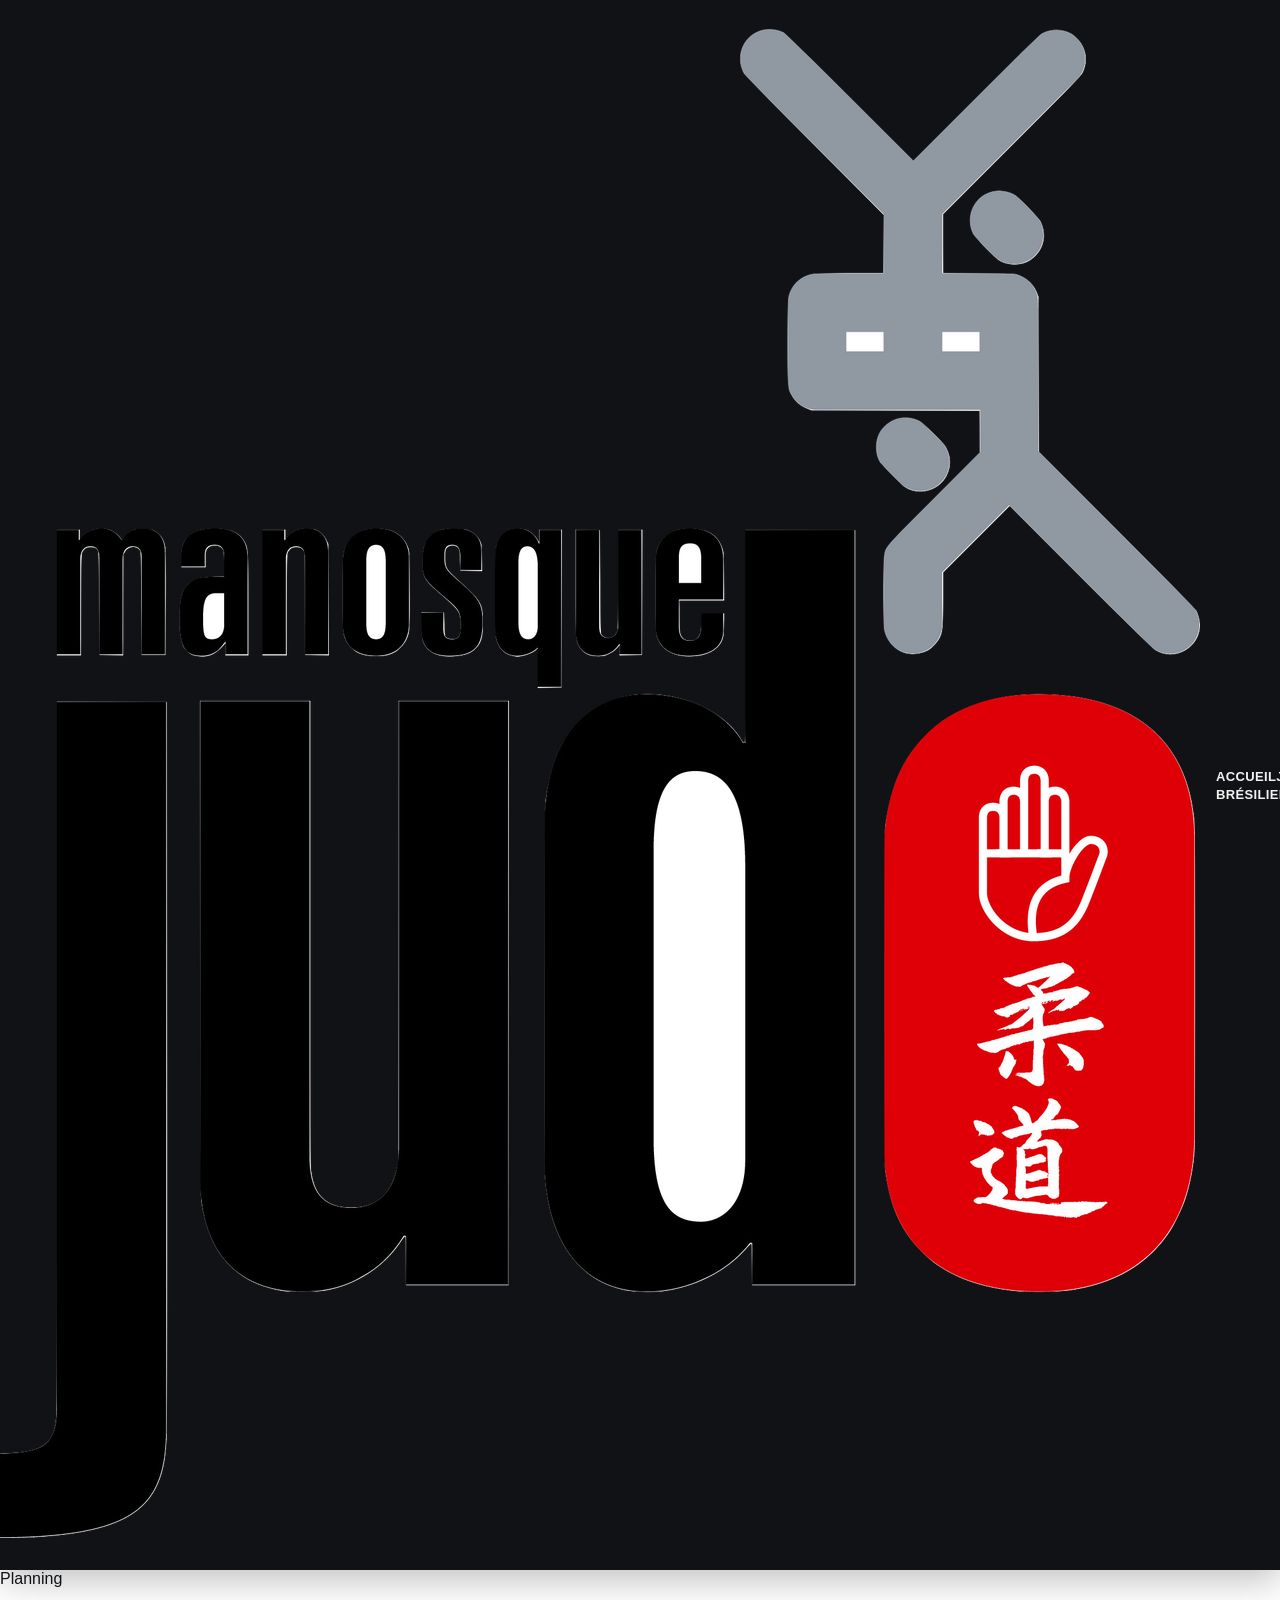
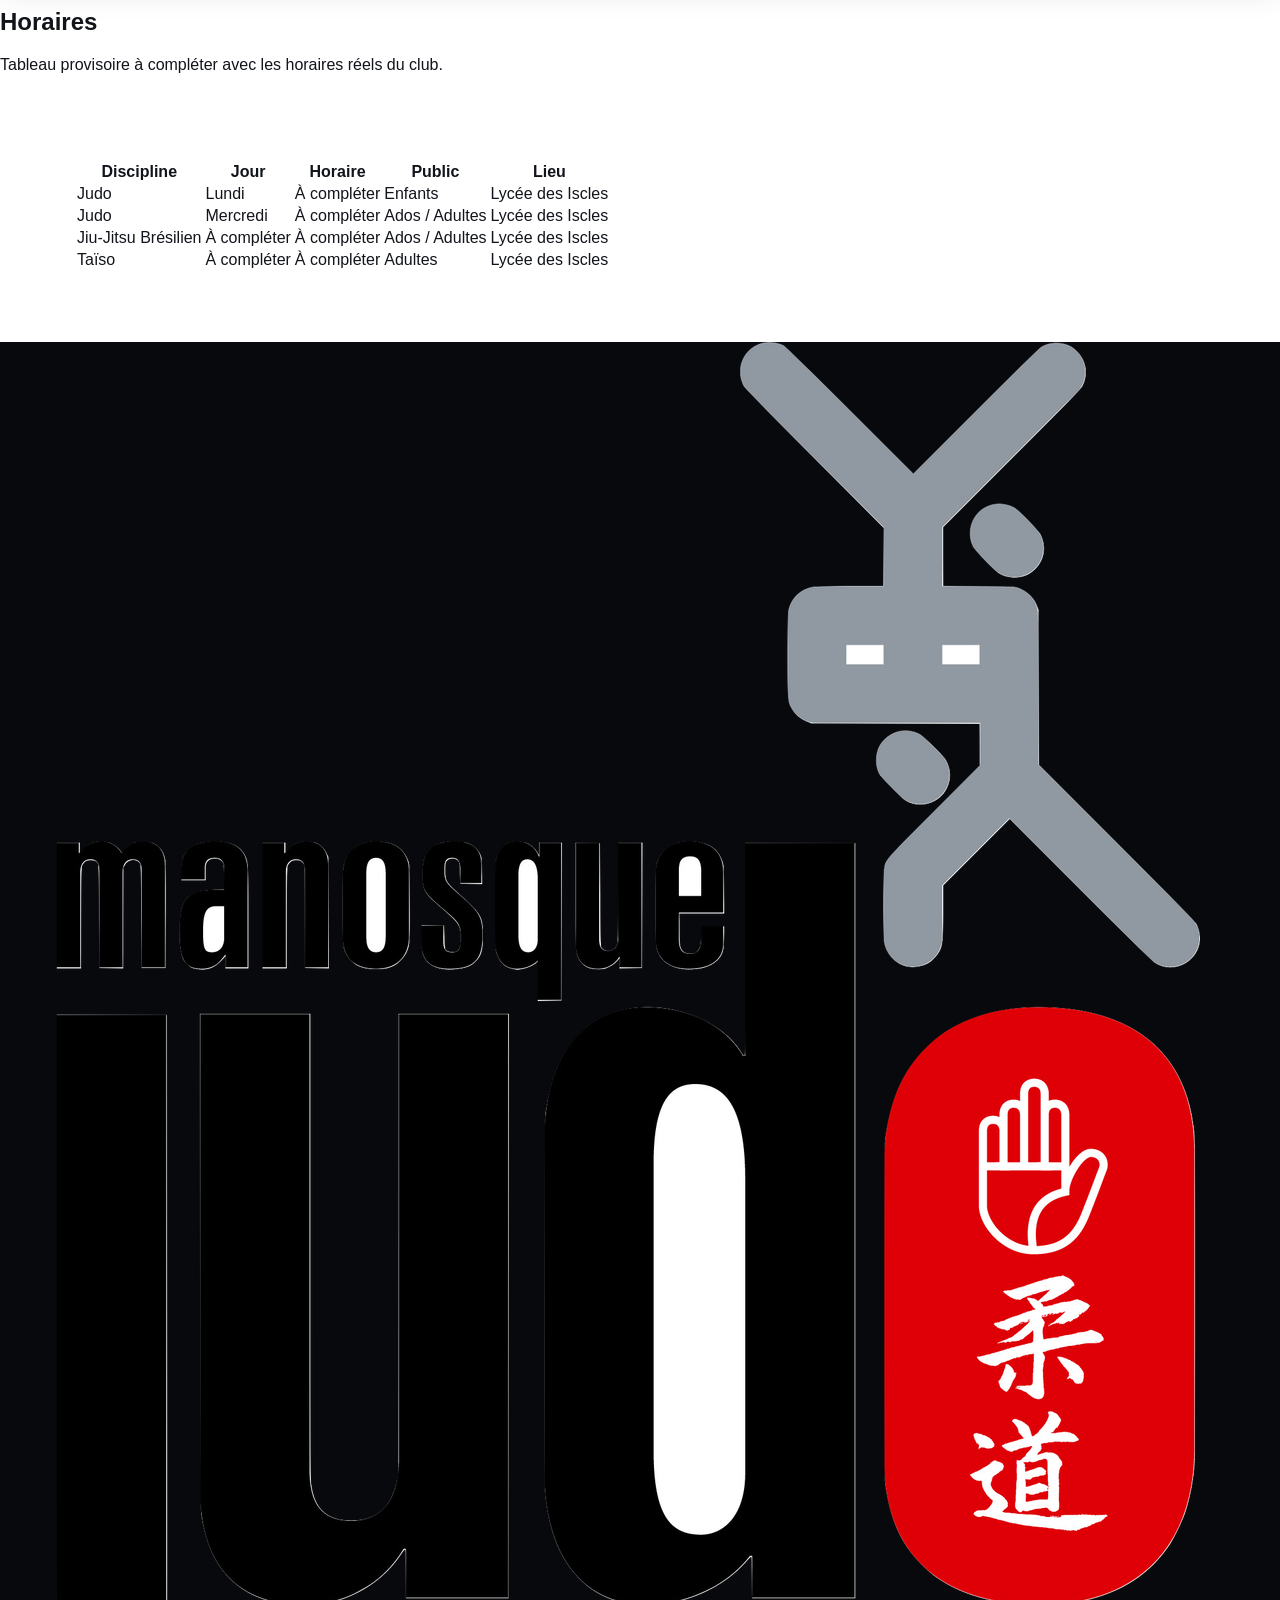
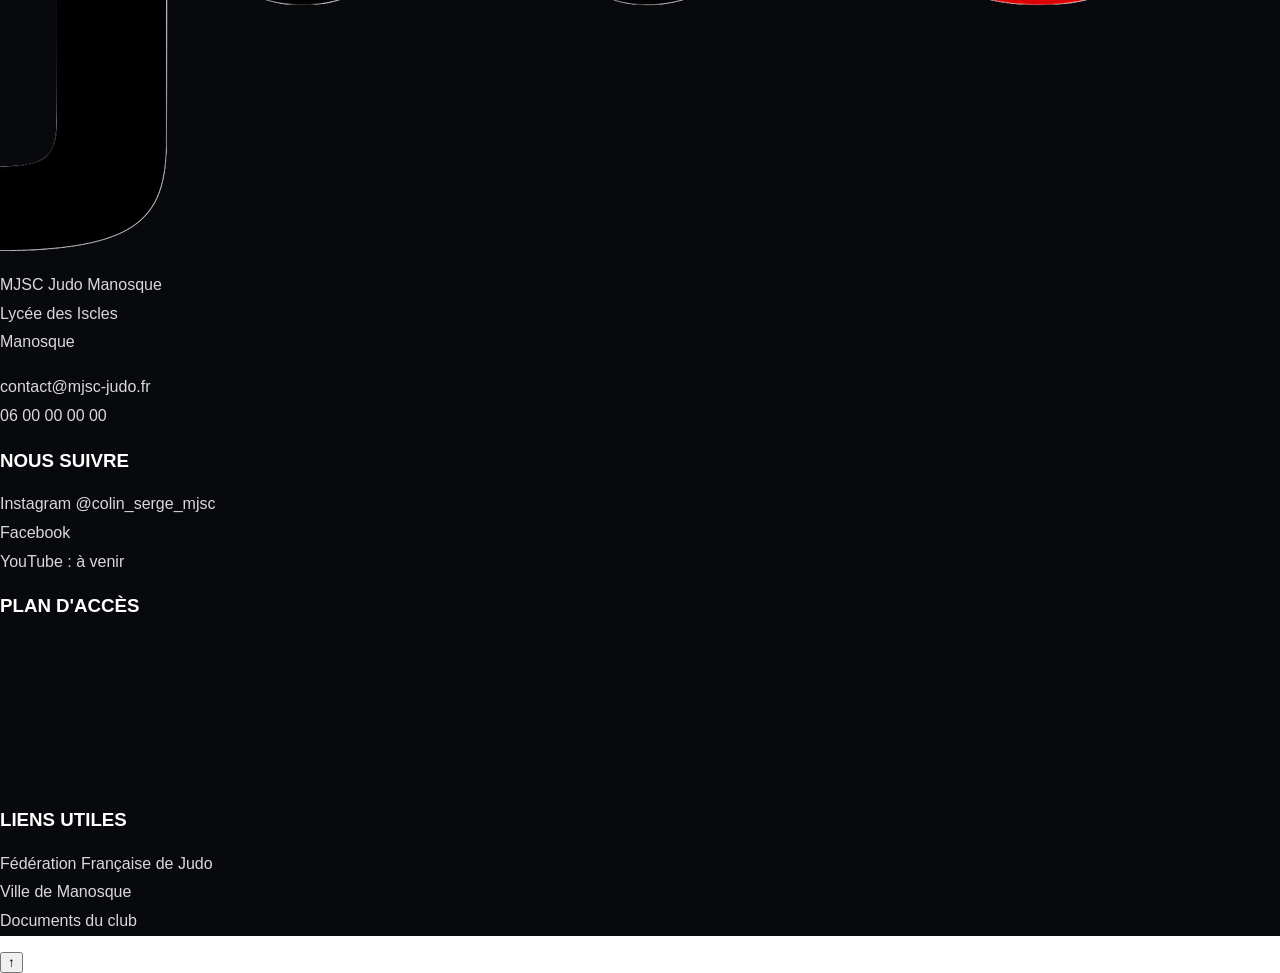
<file: horaires - Copy.html>
<!doctype html><html lang="fr"><head><meta charset="utf-8"><meta name="viewport" content="width=device-width, initial-scale=1"><title>Horaires - MJSC Judo Manosque</title><meta name="description" content="MJSC Judo Manosque : judo, jiu-jitsu brésilien, taïso, horaires, inscriptions et contact."><link rel="icon" href="logo-mjsc.png"><link rel="stylesheet" href="styles.css"></head><body><header class="topbar"><nav class="nav"><a class="brand" href="index.html"><img src="logo-mjsc.png" alt="Logo MJSC Judo Manosque"></a><button class="burger" aria-label="Menu"><span></span><span></span><span></span></button><div class="links"><a href="index.html">Accueil</a><a href="judo.html">Judo</a><a href="bjj.html">Jiu-Jitsu Brésilien</a><a href="taiso.html">Taïso</a><a href="horaires.html">Horaires</a><a href="galerie.html">Galerie</a><a href="inscription.html">Inscription</a><a href="contact.html">Contact</a></div><a class="cta" href="inscription.html">Essai gratuit</a></nav></header><main><section class="pageHero" style="--hero:url('https://loremflickr.com/1000/700/judo,competition?lock=23')"><div><div class="eyebrow">Planning</div><h1>Horaires</h1><p>Tableau provisoire à compléter avec les horaires réels du club.</p></div></section><section class="section"><div class="tableCard"><table><tr><th>Discipline</th><th>Jour</th><th>Horaire</th><th>Public</th><th>Lieu</th></tr><tr><td>Judo</td><td>Lundi</td><td>À compléter</td><td>Enfants</td><td>Lycée des Iscles</td></tr><tr><td>Judo</td><td>Mercredi</td><td>À compléter</td><td>Ados / Adultes</td><td>Lycée des Iscles</td></tr><tr><td>Jiu-Jitsu Brésilien</td><td>À compléter</td><td>À compléter</td><td>Ados / Adultes</td><td>Lycée des Iscles</td></tr><tr><td>Taïso</td><td>À compléter</td><td>À compléter</td><td>Adultes</td><td>Lycée des Iscles</td></tr></table></div></section></main><footer class="footer"><div class="footerGrid"><div><img class="footerLogo" src="logo-mjsc.png" alt="Logo MJSC"><p>MJSC Judo Manosque<br>Lycée des Iscles<br>Manosque</p><p><a id="clubEmail" href="#">contact@mjsc-judo.fr</a><br><a id="clubPhone" href="#">06 00 00 00 00</a></p></div><div><h3>Nous suivre</h3><p><a data-instagram target="_blank" rel="noopener">Instagram @colin_serge_mjsc</a><br><a data-facebook target="_blank" rel="noopener">Facebook</a><br><span>YouTube : à venir</span></p></div><div><h3>Plan d'accès</h3><div class="map"><iframe id="mapFrame" loading="lazy"></iframe></div></div><div><h3>Liens utiles</h3><p><a href="https://www.ffjudo.com/" target="_blank" rel="noopener">Fédération Française de Judo</a><br><a href="https://www.ville-manosque.fr/" target="_blank" rel="noopener">Ville de Manosque</a><br><a data-drive target="_blank" rel="noopener">Documents du club</a></p></div></div></footer><button class="backTop">↑</button><script src="config.js"></script><script src="app.js"></script></body></html>
</file>
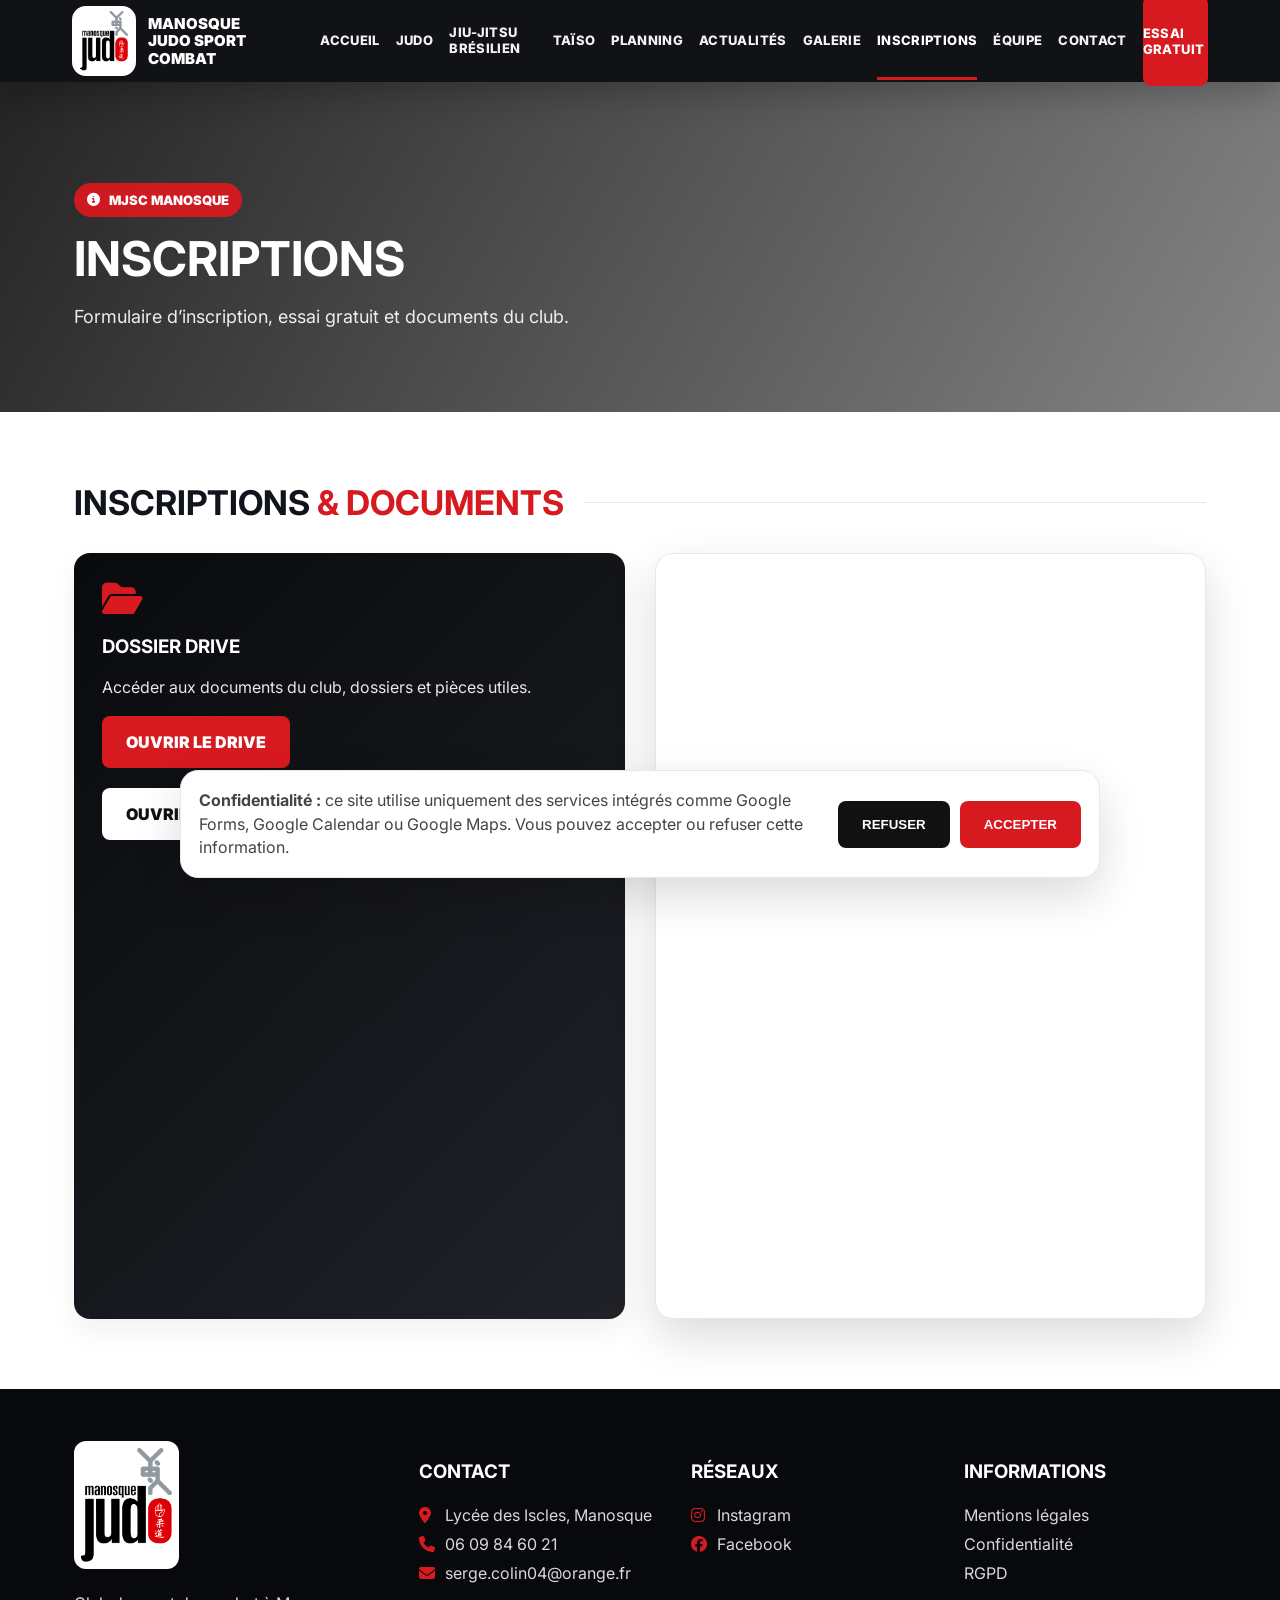
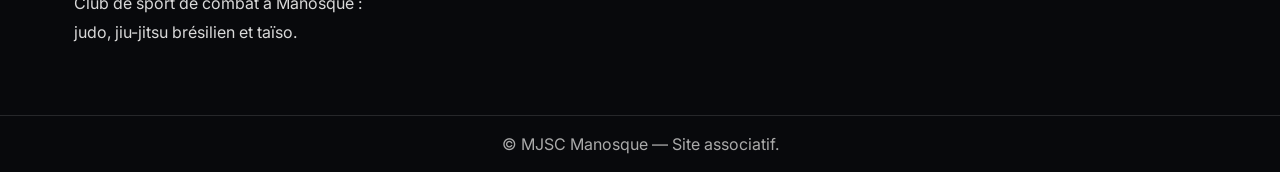
<file: inscription.html>
<!doctype html><html lang="fr"><head><meta charset="utf-8"><meta name="viewport" content="width=device-width, initial-scale=1"><title>Inscriptions - MJSC Manosque</title><meta name="description" content="MJSC Manosque : judo, jiu-jitsu brésilien, taïso, planning, inscriptions et actualités."><link rel="icon" href="favicon.png"><link rel="preconnect" href="https://fonts.googleapis.com"><link rel="preconnect" href="https://fonts.gstatic.com" crossorigin><link href="https://fonts.googleapis.com/css2?family=Inter:wght@400;600;800;900&display=swap" rel="stylesheet"><link rel="stylesheet" href="https://cdnjs.cloudflare.com/ajax/libs/font-awesome/6.5.2/css/all.min.css"><link rel="stylesheet" href="styles.css"></head><body><header class="topbar"><div class="topbar-inner"><a class="brand" href="index.html"><img class="brand-logo" src="logo-mjsc.png" alt="Logo MJSC Manosque"><span>Manosque<br>Judo Sport Combat</span></a><button class="burger" aria-label="Menu"><i class="fa-solid fa-bars"></i></button><nav class="nav"><a class="" href="index.html">Accueil</a><a class="" href="judo.html">Judo</a><a class="" href="bjj.html">Jiu-Jitsu Brésilien</a><a class="" href="taiso.html">Taïso</a><a class="" href="planning.html">Planning</a><a class="" href="actualites.html">Actualités</a><a class="" href="galerie.html">Galerie</a><a class="active" href="inscription.html">Inscriptions</a><a class="" href="equipe.html">Équipe</a><a class="" href="contact.html">Contact</a><a class="cta" href="inscription.html">Essai gratuit</a></nav></div></header><section class="page-hero"><div class="wrap"><span class="kicker"><i class="fa-solid fa-circle-info"></i> MJSC Manosque</span><h1>Inscriptions</h1><p>Formulaire d’inscription, essai gratuit et documents du club.</p></div></section><section class="section"><div class="section-title"><h2>Inscriptions <span>& documents</span></h2></div><div class="grid-2"><div class="card dark"><i class="fa-solid fa-folder-open"></i><h3>Dossier Drive</h3><p>Accéder aux documents du club, dossiers et pièces utiles.</p><a id="driveBtn" class="btn red" target="_blank">Ouvrir le Drive</a><br><br><a id="formBtn" class="btn white" target="_blank">Ouvrir le formulaire</a></div><div class="form-wrap"><iframe id="formFrame" loading="lazy"></iframe></div></div></section><footer class="footer"><div class="footer-inner"><div><img class="footer-logo" src="logo-mjsc.png" alt="Logo MJSC"><p>Club de sport de combat à Manosque : judo, jiu-jitsu brésilien et taïso.</p></div><div><h3>Contact</h3><p><i class="fa-solid fa-location-dot"></i> <span id="clubAddress">Lycée des Iscles, Manosque</span><br><i class="fa-solid fa-phone"></i> <a id="phoneLink"><span id="clubPhoneText">06 09 84 60 21</span></a><br><i class="fa-solid fa-envelope"></i> <a id="mailLink"><span id="clubEmailText">serge.colin04@orange.fr</span></a></p></div><div><h3>Réseaux</h3><p><a id="instaLink" target="_blank"><i class="fa-brands fa-instagram"></i> Instagram</a><br><a id="fbLink" target="_blank"><i class="fa-brands fa-facebook"></i> Facebook</a></p></div><div><h3>Informations</h3><p><a href="mentions-legales.html">Mentions légales</a><br><a href="politique-confidentialite.html">Confidentialité</a><br><a href="rgpd.html">RGPD</a></p></div></div><div class="subfooter">© MJSC Manosque — Site associatif.</div></footer><button class="backtop" aria-label="Retour en haut"><i class="fa-solid fa-arrow-up"></i></button><div class="cookie"><p><strong>Confidentialité :</strong> ce site utilise uniquement des services intégrés comme Google Forms, Google Calendar ou Google Maps. Vous pouvez accepter ou refuser cette information.</p><div class="cookie-actions"><button class="btn dark">Refuser</button><button class="btn red">Accepter</button></div></div><div class="modal"><button aria-label="Fermer">×</button><img alt="Photo agrandie"></div><script src="config.js"></script><script src="app.js"></script></body></html>
</file>
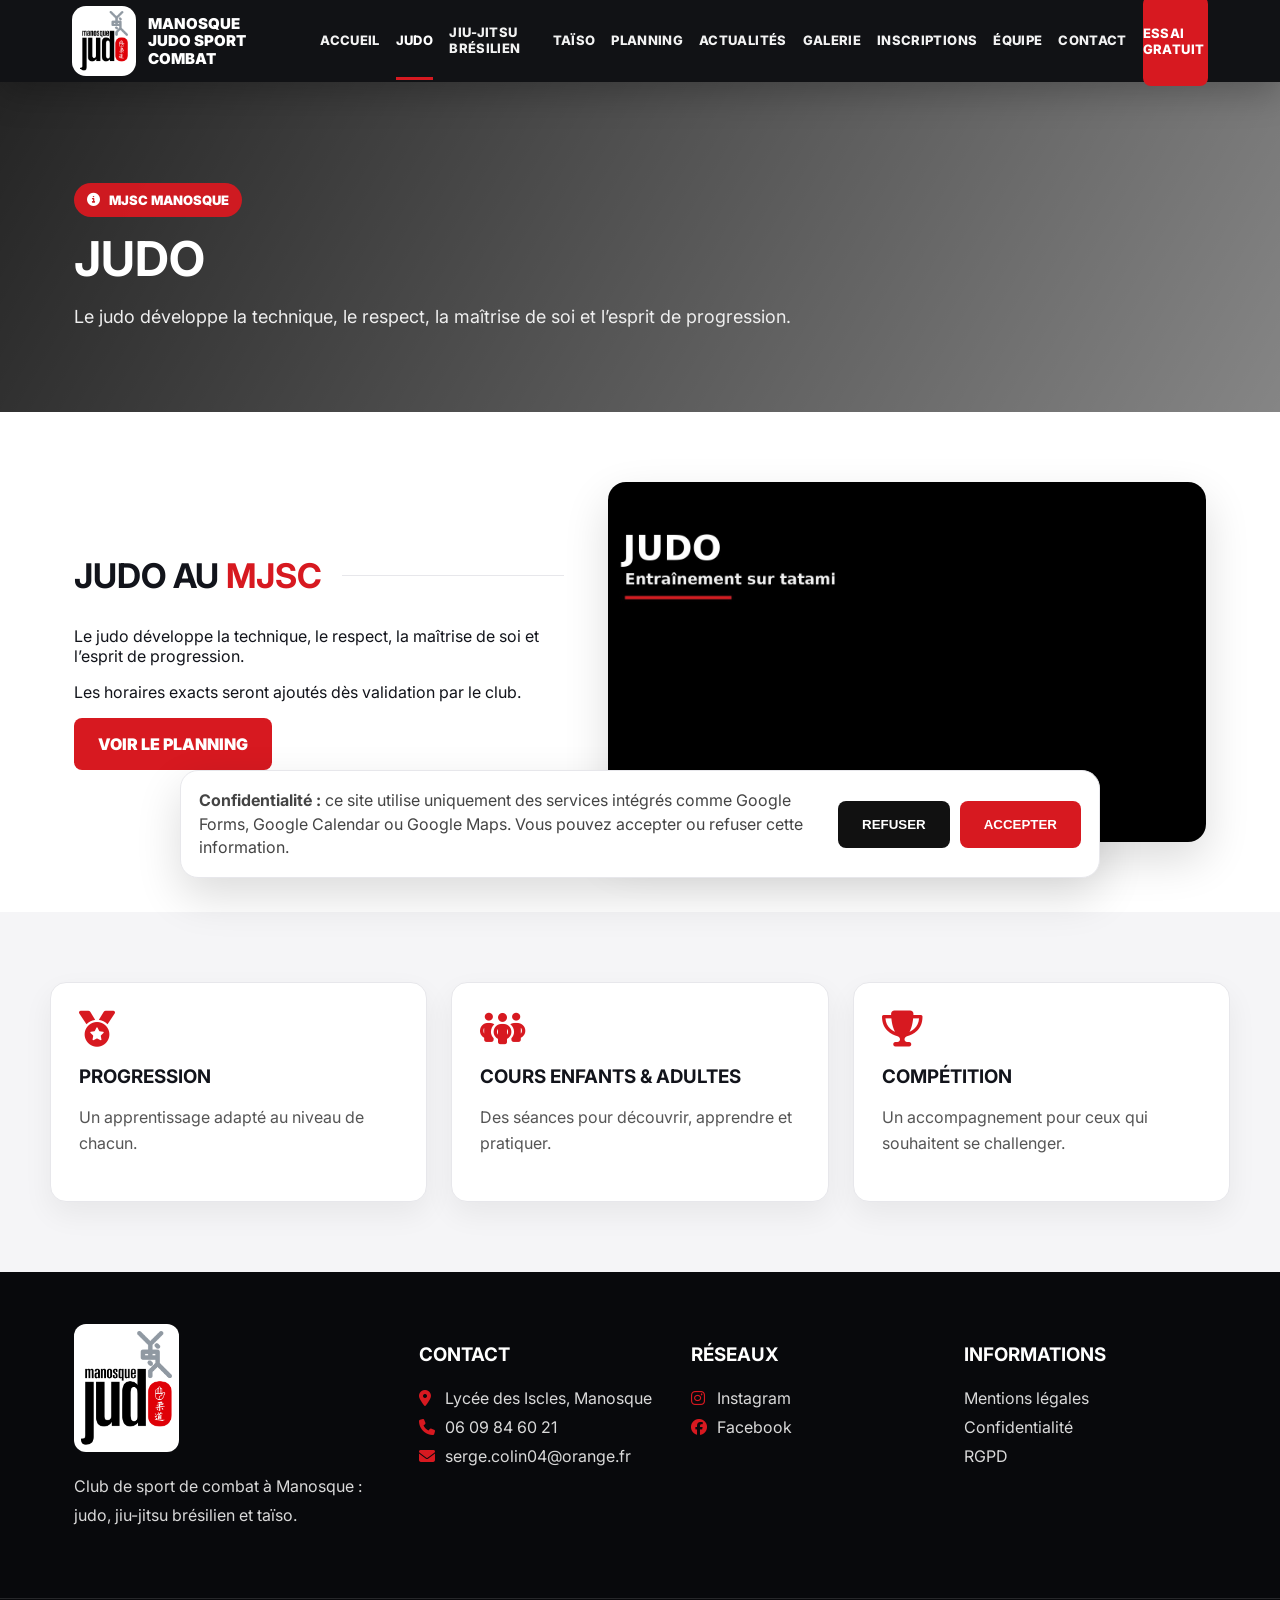
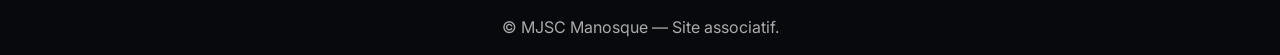
<file: judo - Copy.html>
<!doctype html><html lang="fr"><head><meta charset="utf-8"><meta name="viewport" content="width=device-width, initial-scale=1"><title>Judo - MJSC Manosque</title><meta name="description" content="MJSC Manosque : judo, jiu-jitsu brésilien, taïso, planning, inscriptions et actualités."><link rel="icon" href="favicon.png"><link rel="preconnect" href="https://fonts.googleapis.com"><link rel="preconnect" href="https://fonts.gstatic.com" crossorigin><link href="https://fonts.googleapis.com/css2?family=Inter:wght@400;600;800;900&display=swap" rel="stylesheet"><link rel="stylesheet" href="https://cdnjs.cloudflare.com/ajax/libs/font-awesome/6.5.2/css/all.min.css"><link rel="stylesheet" href="styles.css"></head><body><header class="topbar"><div class="topbar-inner"><a class="brand" href="index.html"><img class="brand-logo" src="logo-mjsc.png" alt="Logo MJSC Manosque"><span>Manosque<br>Judo Sport Combat</span></a><button class="burger" aria-label="Menu"><i class="fa-solid fa-bars"></i></button><nav class="nav"><a class="" href="index.html">Accueil</a><a class="active" href="judo.html">Judo</a><a class="" href="bjj.html">Jiu-Jitsu Brésilien</a><a class="" href="taiso.html">Taïso</a><a class="" href="planning.html">Planning</a><a class="" href="actualites.html">Actualités</a><a class="" href="galerie.html">Galerie</a><a class="" href="inscription.html">Inscriptions</a><a class="" href="equipe.html">Équipe</a><a class="" href="contact.html">Contact</a><a class="cta" href="inscription.html">Essai gratuit</a></nav></div></header><section class="page-hero"><div class="wrap"><span class="kicker"><i class="fa-solid fa-circle-info"></i> MJSC Manosque</span><h1>Judo</h1><p>Le judo développe la technique, le respect, la maîtrise de soi et l’esprit de progression.</p></div></section><section class="section split"><div><div class="section-title"><h2>Judo au <span>MJSC</span></h2></div><p>Le judo développe la technique, le respect, la maîtrise de soi et l’esprit de progression.</p><p>Les horaires exacts seront ajoutés dès validation par le club.</p><a class="btn red" href="planning.html">Voir le planning</a></div><img class="photo" src="hero-judo.jpg" alt="Judo"></section><section class="section gray"><div class="inner grid-3"><article class="card"><i class="fa-solid fa-medal"></i><h3>Progression</h3><p>Un apprentissage adapté au niveau de chacun.</p></article><article class="card"><i class="fa-solid fa-people-group"></i><h3>Cours enfants & adultes</h3><p>Des séances pour découvrir, apprendre et pratiquer.</p></article><article class="card"><i class="fa-solid fa-trophy"></i><h3>Compétition</h3><p>Un accompagnement pour ceux qui souhaitent se challenger.</p></article></div></section><footer class="footer"><div class="footer-inner"><div><img class="footer-logo" src="logo-mjsc.png" alt="Logo MJSC"><p>Club de sport de combat à Manosque : judo, jiu-jitsu brésilien et taïso.</p></div><div><h3>Contact</h3><p><i class="fa-solid fa-location-dot"></i> <span id="clubAddress">Lycée des Iscles, Manosque</span><br><i class="fa-solid fa-phone"></i> <a id="phoneLink"><span id="clubPhoneText">06 09 84 60 21</span></a><br><i class="fa-solid fa-envelope"></i> <a id="mailLink"><span id="clubEmailText">serge.colin04@orange.fr</span></a></p></div><div><h3>Réseaux</h3><p><a id="instaLink" target="_blank"><i class="fa-brands fa-instagram"></i> Instagram</a><br><a id="fbLink" target="_blank"><i class="fa-brands fa-facebook"></i> Facebook</a></p></div><div><h3>Informations</h3><p><a href="mentions-legales.html">Mentions légales</a><br><a href="politique-confidentialite.html">Confidentialité</a><br><a href="rgpd.html">RGPD</a></p></div></div><div class="subfooter">© MJSC Manosque — Site associatif.</div></footer><button class="backtop" aria-label="Retour en haut"><i class="fa-solid fa-arrow-up"></i></button><div class="cookie"><p><strong>Confidentialité :</strong> ce site utilise uniquement des services intégrés comme Google Forms, Google Calendar ou Google Maps. Vous pouvez accepter ou refuser cette information.</p><div class="cookie-actions"><button class="btn dark">Refuser</button><button class="btn red">Accepter</button></div></div><div class="modal"><button aria-label="Fermer">×</button><img alt="Photo agrandie"></div><script src="config.js"></script><script src="app.js"></script></body></html>
</file>
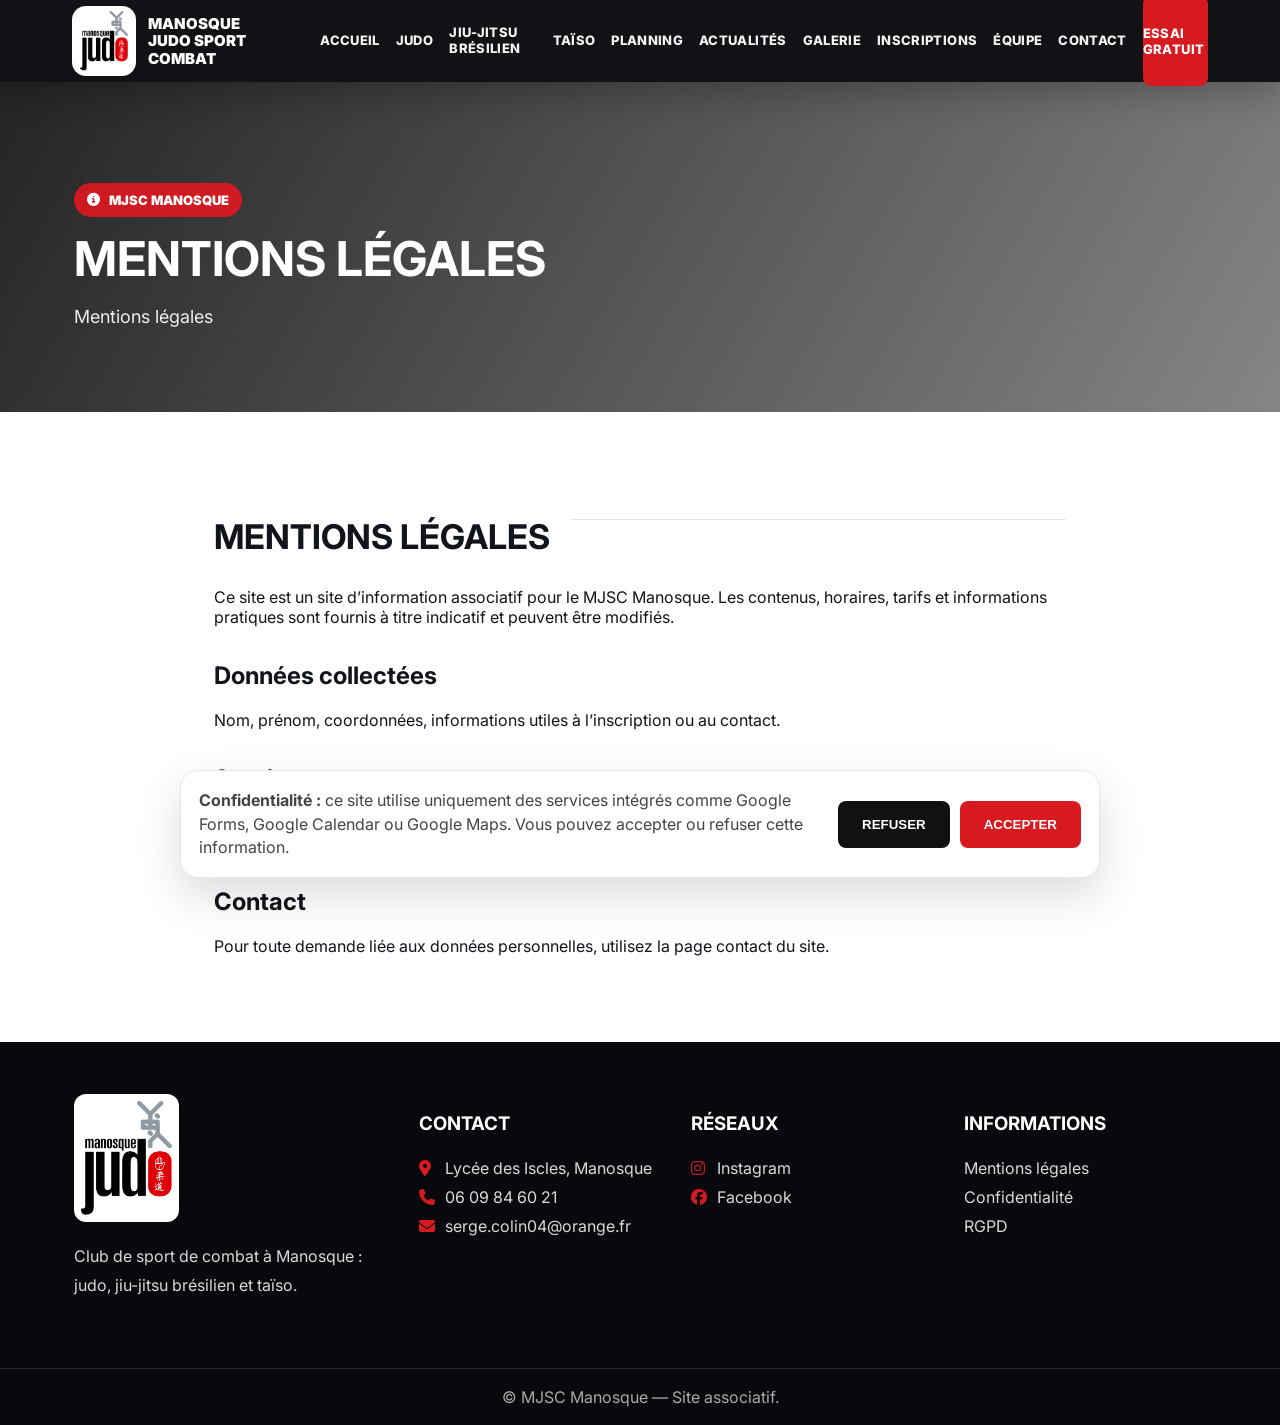
<file: mentions-legales.html>
<!doctype html><html lang="fr"><head><meta charset="utf-8"><meta name="viewport" content="width=device-width, initial-scale=1"><title>Mentions légales - MJSC Manosque</title><meta name="description" content="MJSC Manosque : judo, jiu-jitsu brésilien, taïso, planning, inscriptions et actualités."><link rel="icon" href="favicon.png"><link rel="preconnect" href="https://fonts.googleapis.com"><link rel="preconnect" href="https://fonts.gstatic.com" crossorigin><link href="https://fonts.googleapis.com/css2?family=Inter:wght@400;600;800;900&display=swap" rel="stylesheet"><link rel="stylesheet" href="https://cdnjs.cloudflare.com/ajax/libs/font-awesome/6.5.2/css/all.min.css"><link rel="stylesheet" href="styles.css"></head><body><header class="topbar"><div class="topbar-inner"><a class="brand" href="index.html"><img class="brand-logo" src="logo-mjsc.png" alt="Logo MJSC Manosque"><span>Manosque<br>Judo Sport Combat</span></a><button class="burger" aria-label="Menu"><i class="fa-solid fa-bars"></i></button><nav class="nav"><a class="" href="index.html">Accueil</a><a class="" href="judo.html">Judo</a><a class="" href="bjj.html">Jiu-Jitsu Brésilien</a><a class="" href="taiso.html">Taïso</a><a class="" href="planning.html">Planning</a><a class="" href="actualites.html">Actualités</a><a class="" href="galerie.html">Galerie</a><a class="" href="inscription.html">Inscriptions</a><a class="" href="equipe.html">Équipe</a><a class="" href="contact.html">Contact</a><a class="cta" href="inscription.html">Essai gratuit</a></nav></div></header><section class="page-hero"><div class="wrap"><span class="kicker"><i class="fa-solid fa-circle-info"></i> MJSC Manosque</span><h1>Mentions légales</h1><p>Mentions légales</p></div></section><section class="section legal"><div class="section-title"><h2>Mentions légales</h2></div><p>Ce site est un site d’information associatif pour le MJSC Manosque. Les contenus, horaires, tarifs et informations pratiques sont fournis à titre indicatif et peuvent être modifiés.</p><h2>Données collectées</h2><p>Nom, prénom, coordonnées, informations utiles à l’inscription ou au contact.</p><h2>Services externes</h2><p>Le site peut intégrer Google Forms, Google Calendar, Google Maps, Instagram ou Facebook. Ces services peuvent déposer leurs propres cookies ou collecter des données selon leurs politiques.</p><h2>Contact</h2><p>Pour toute demande liée aux données personnelles, utilisez la page contact du site.</p></section><footer class="footer"><div class="footer-inner"><div><img class="footer-logo" src="logo-mjsc.png" alt="Logo MJSC"><p>Club de sport de combat à Manosque : judo, jiu-jitsu brésilien et taïso.</p></div><div><h3>Contact</h3><p><i class="fa-solid fa-location-dot"></i> <span id="clubAddress">Lycée des Iscles, Manosque</span><br><i class="fa-solid fa-phone"></i> <a id="phoneLink"><span id="clubPhoneText">06 09 84 60 21</span></a><br><i class="fa-solid fa-envelope"></i> <a id="mailLink"><span id="clubEmailText">serge.colin04@orange.fr</span></a></p></div><div><h3>Réseaux</h3><p><a id="instaLink" target="_blank"><i class="fa-brands fa-instagram"></i> Instagram</a><br><a id="fbLink" target="_blank"><i class="fa-brands fa-facebook"></i> Facebook</a></p></div><div><h3>Informations</h3><p><a href="mentions-legales.html">Mentions légales</a><br><a href="politique-confidentialite.html">Confidentialité</a><br><a href="rgpd.html">RGPD</a></p></div></div><div class="subfooter">© MJSC Manosque — Site associatif.</div></footer><button class="backtop" aria-label="Retour en haut"><i class="fa-solid fa-arrow-up"></i></button><div class="cookie"><p><strong>Confidentialité :</strong> ce site utilise uniquement des services intégrés comme Google Forms, Google Calendar ou Google Maps. Vous pouvez accepter ou refuser cette information.</p><div class="cookie-actions"><button class="btn dark">Refuser</button><button class="btn red">Accepter</button></div></div><div class="modal"><button aria-label="Fermer">×</button><img alt="Photo agrandie"></div><script src="config.js"></script><script src="app.js"></script></body></html>
</file>
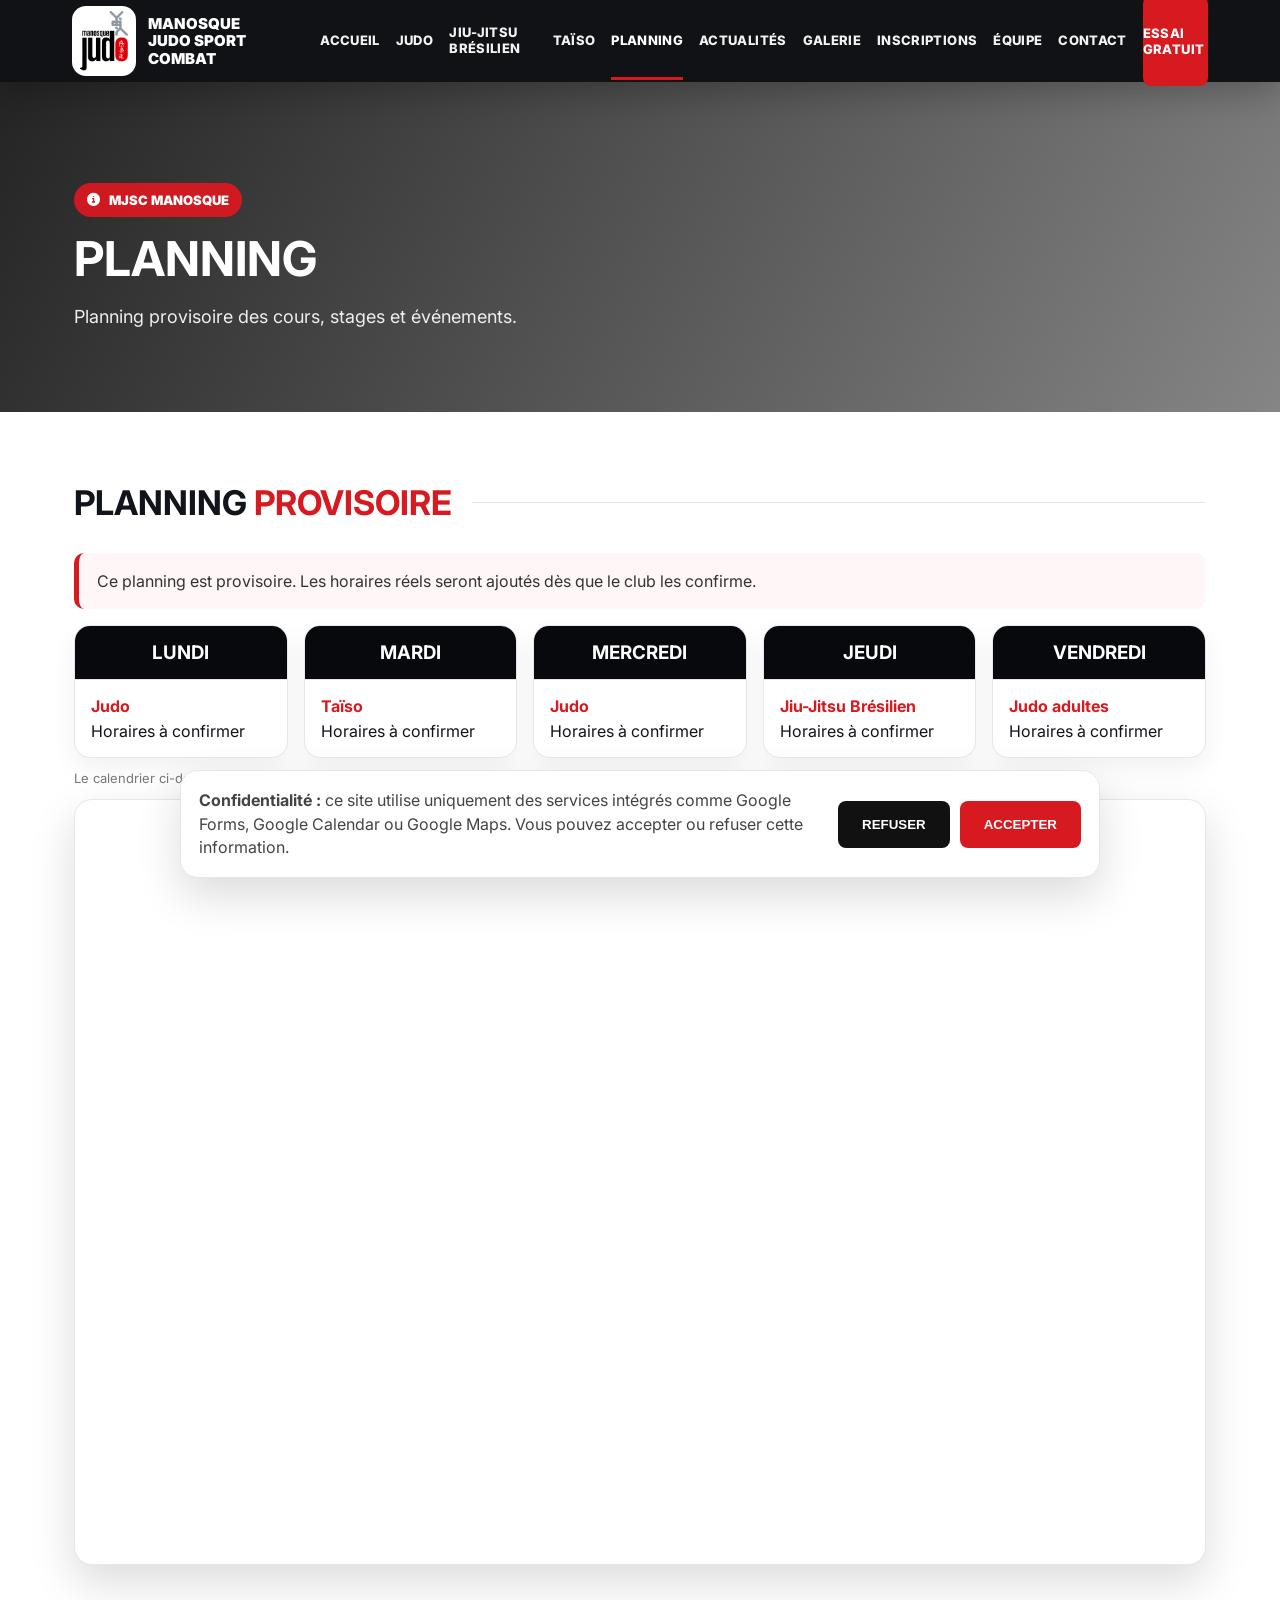
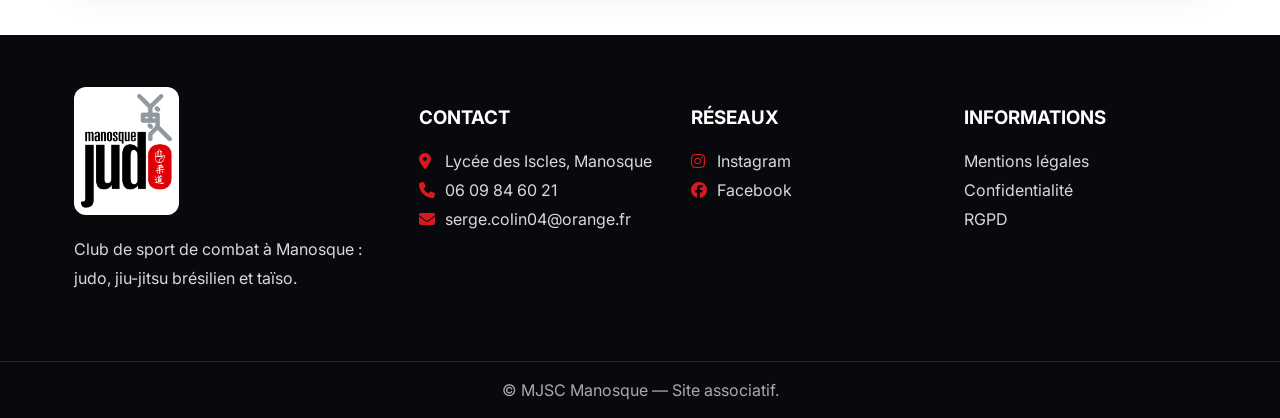
<file: planning.html>
<!doctype html><html lang="fr"><head><meta charset="utf-8"><meta name="viewport" content="width=device-width, initial-scale=1"><title>Planning - MJSC Manosque</title><meta name="description" content="MJSC Manosque : judo, jiu-jitsu brésilien, taïso, planning, inscriptions et actualités."><link rel="icon" href="favicon.png"><link rel="preconnect" href="https://fonts.googleapis.com"><link rel="preconnect" href="https://fonts.gstatic.com" crossorigin><link href="https://fonts.googleapis.com/css2?family=Inter:wght@400;600;800;900&display=swap" rel="stylesheet"><link rel="stylesheet" href="https://cdnjs.cloudflare.com/ajax/libs/font-awesome/6.5.2/css/all.min.css"><link rel="stylesheet" href="styles.css"></head><body><header class="topbar"><div class="topbar-inner"><a class="brand" href="index.html"><img class="brand-logo" src="logo-mjsc.png" alt="Logo MJSC Manosque"><span>Manosque<br>Judo Sport Combat</span></a><button class="burger" aria-label="Menu"><i class="fa-solid fa-bars"></i></button><nav class="nav"><a class="" href="index.html">Accueil</a><a class="" href="judo.html">Judo</a><a class="" href="bjj.html">Jiu-Jitsu Brésilien</a><a class="" href="taiso.html">Taïso</a><a class="active" href="planning.html">Planning</a><a class="" href="actualites.html">Actualités</a><a class="" href="galerie.html">Galerie</a><a class="" href="inscription.html">Inscriptions</a><a class="" href="equipe.html">Équipe</a><a class="" href="contact.html">Contact</a><a class="cta" href="inscription.html">Essai gratuit</a></nav></div></header><section class="page-hero"><div class="wrap"><span class="kicker"><i class="fa-solid fa-circle-info"></i> MJSC Manosque</span><h1>Planning</h1><p>Planning provisoire des cours, stages et événements.</p></div></section><section class="section"><div class="section-title"><h2>Planning <span>provisoire</span></h2></div><p class="notice">Ce planning est provisoire. Les horaires réels seront ajoutés dès que le club les confirme.</p><div class="planning"><div class="day"><h3>Lundi</h3><div class="slot"><strong>Judo</strong><span>Horaires à confirmer</span></div></div><div class="day"><h3>Mardi</h3><div class="slot"><strong>Taïso</strong><span>Horaires à confirmer</span></div></div><div class="day"><h3>Mercredi</h3><div class="slot"><strong>Judo</strong><span>Horaires à confirmer</span></div></div><div class="day"><h3>Jeudi</h3><div class="slot"><strong>Jiu-Jitsu Brésilien</strong><span>Horaires à confirmer</span></div></div><div class="day"><h3>Vendredi</h3><div class="slot"><strong>Judo adultes</strong><span>Horaires à confirmer</span></div></div></div><p class="provisional">Le calendrier ci-dessous peut être remplacé plus tard par le vrai Google Calendar du club.</p><div class="calendar-wrap"><iframe id="calendarFrame" loading="lazy"></iframe></div></section><footer class="footer"><div class="footer-inner"><div><img class="footer-logo" src="logo-mjsc.png" alt="Logo MJSC"><p>Club de sport de combat à Manosque : judo, jiu-jitsu brésilien et taïso.</p></div><div><h3>Contact</h3><p><i class="fa-solid fa-location-dot"></i> <span id="clubAddress">Lycée des Iscles, Manosque</span><br><i class="fa-solid fa-phone"></i> <a id="phoneLink"><span id="clubPhoneText">06 09 84 60 21</span></a><br><i class="fa-solid fa-envelope"></i> <a id="mailLink"><span id="clubEmailText">serge.colin04@orange.fr</span></a></p></div><div><h3>Réseaux</h3><p><a id="instaLink" target="_blank"><i class="fa-brands fa-instagram"></i> Instagram</a><br><a id="fbLink" target="_blank"><i class="fa-brands fa-facebook"></i> Facebook</a></p></div><div><h3>Informations</h3><p><a href="mentions-legales.html">Mentions légales</a><br><a href="politique-confidentialite.html">Confidentialité</a><br><a href="rgpd.html">RGPD</a></p></div></div><div class="subfooter">© MJSC Manosque — Site associatif.</div></footer><button class="backtop" aria-label="Retour en haut"><i class="fa-solid fa-arrow-up"></i></button><div class="cookie"><p><strong>Confidentialité :</strong> ce site utilise uniquement des services intégrés comme Google Forms, Google Calendar ou Google Maps. Vous pouvez accepter ou refuser cette information.</p><div class="cookie-actions"><button class="btn dark">Refuser</button><button class="btn red">Accepter</button></div></div><div class="modal"><button aria-label="Fermer">×</button><img alt="Photo agrandie"></div><script src="config.js"></script><script src="app.js"></script></body></html>
</file>
<file: styles.css>
:root{--red:#d71920;--dark:#08090c;--ink:#12141b;--muted:#666b76;--light:#f5f5f7;--line:#e7e7eb;--white:#fff;--shadow:0 18px 45px rgba(0,0,0,.14);--max:1180px}*{box-sizing:border-box}html{scroll-behavior:smooth}body{margin:0;font-family:Inter,Arial,sans-serif;color:var(--ink);background:#fff}a{text-decoration:none;color:inherit}.topbar{position:sticky;top:0;z-index:100;background:rgba(8,9,12,.96);backdrop-filter:blur(10px);color:#fff;box-shadow:0 10px 35px rgba(0,0,0,.25)}.topbar-inner{max-width:var(--max);margin:auto;height:82px;display:flex;align-items:center;gap:22px;padding:0 22px}.brand{display:flex;align-items:center;gap:12px;font-weight:900;text-transform:uppercase}.brand-logo{width:70px;height:70px;object-fit:contain;background:#fff;border-radius:14px;padding:5px}.brand span{font-size:15px;line-height:1.15}.nav{margin-left:auto;display:flex;align-items:center;gap:16px}.nav a{font-size:13px;text-transform:uppercase;font-weight:800;letter-spacing:.35px;color:#f2f2f2;padding:29px 0;border-bottom:3px solid transparent}.nav a:hover,.nav a.active{color:#fff;border-color:var(--red)}.cta{background:var(--red);padding:12px 18px;border-radius:8px;color:#fff!important;border:0!important}.burger{display:none;margin-left:auto;background:none;border:0;color:#fff;font-size:25px}.hero{min-height:620px;position:relative;display:flex;align-items:center;overflow:hidden;background:#000}.hero-slide{position:absolute;inset:0;background-size:cover;background-position:center;opacity:0;transition:opacity .8s}.hero-slide.active{opacity:1}.hero:after{content:"";position:absolute;inset:0;background:linear-gradient(90deg,rgba(0,0,0,.88),rgba(0,0,0,.52),rgba(0,0,0,.12))}.hero-content{position:relative;z-index:2;max-width:var(--max);margin:auto;width:100%;padding:80px 24px;color:#fff}.kicker{display:inline-flex;align-items:center;gap:9px;color:#fff;background:rgba(215,25,32,.95);padding:9px 13px;border-radius:999px;font-size:13px;font-weight:900;text-transform:uppercase}.hero h1{font-size:64px;line-height:.98;margin:20px 0 18px;text-transform:uppercase;letter-spacing:-1.5px;max-width:760px}.hero p{font-size:20px;line-height:1.55;max-width:590px;color:#eee}.actions{display:flex;gap:14px;flex-wrap:wrap;margin-top:26px}.btn{display:inline-flex;align-items:center;justify-content:center;gap:10px;padding:14px 22px;border-radius:8px;font-weight:900;text-transform:uppercase;border:2px solid transparent;transition:.2s}.btn:hover{transform:translateY(-2px)}.btn.red{background:var(--red);color:#fff}.btn.dark{background:#111;color:#fff}.btn.white{background:#fff;color:#111}.btn.outline{border-color:#fff;color:#fff}.hero-controls{position:absolute;z-index:3;bottom:28px;left:50%;transform:translateX(-50%);display:flex;gap:8px}.hero-controls button{width:12px;height:12px;border-radius:50%;border:2px solid #fff;background:transparent}.hero-controls button.active{background:var(--red);border-color:var(--red)}.page-hero{background:linear-gradient(120deg,rgba(0,0,0,.86),rgba(0,0,0,.48)),url('https://source.unsplash.com/1600x700/?judo') center/cover;min-height:330px;color:#fff;display:flex;align-items:end}.page-hero .wrap{max-width:var(--max);margin:auto;width:100%;padding:85px 24px 52px}.page-hero h1{font-size:48px;margin:12px 0 8px;text-transform:uppercase}.page-hero p{max-width:760px;font-size:18px;color:#eee}.section{max-width:var(--max);margin:auto;padding:70px 24px}.section.gray{max-width:none;background:var(--light)}.section.gray>.inner{max-width:var(--max);margin:auto}.section-title{display:flex;align-items:center;gap:20px;margin-bottom:30px}.section-title h2{font-size:34px;text-transform:uppercase;margin:0}.section-title h2 span{color:var(--red)}.section-title:after{content:"";height:1px;background:var(--line);flex:1}.grid-3{display:grid;grid-template-columns:repeat(3,1fr);gap:24px}.grid-2{display:grid;grid-template-columns:repeat(2,1fr);gap:30px}.card{background:#fff;border:1px solid var(--line);border-radius:16px;padding:28px;box-shadow:0 12px 30px rgba(0,0,0,.06)}.card.dark{background:linear-gradient(135deg,#090a0d,#202228);color:#fff;border:0}.card i{font-size:36px;color:var(--red);margin-bottom:18px}.card h3{margin:0 0 12px;text-transform:uppercase}.card p,.card li{color:#555;line-height:1.65}.card.dark p,.card.dark li{color:#e8e8e8}.split{display:grid;grid-template-columns:.9fr 1.1fr;gap:44px;align-items:center}.split img,.photo{width:100%;border-radius:18px;box-shadow:var(--shadow);object-fit:cover}.photo{height:360px}.calendar-wrap,.form-wrap,.map-wrap{background:#fff;border-radius:18px;box-shadow:var(--shadow);overflow:hidden;border:1px solid var(--line)}iframe{border:0;width:100%}.calendar-wrap iframe{height:760px}.form-wrap iframe{height:760px}.map-wrap iframe{height:420px}.planning{display:grid;grid-template-columns:repeat(5,1fr);gap:16px}.day{background:#fff;border-radius:16px;border:1px solid var(--line);overflow:hidden;box-shadow:0 10px 26px rgba(0,0,0,.06)}.day h3{margin:0;background:var(--dark);color:#fff;text-align:center;padding:15px;text-transform:uppercase}.slot{padding:16px;border-top:1px solid var(--line)}.slot strong{display:block;color:var(--red);margin-bottom:5px}.gallery{display:grid;grid-template-columns:repeat(3,1fr);gap:18px}.gallery img{width:100%;height:240px;object-fit:cover;border-radius:14px;box-shadow:0 10px 25px rgba(0,0,0,.12);cursor:pointer}.news-list{display:grid;gap:22px}.news{display:grid;grid-template-columns:260px 1fr;gap:24px;background:#fff;border-radius:18px;border:1px solid var(--line);overflow:hidden;box-shadow:0 12px 30px rgba(0,0,0,.07)}.news img{width:100%;height:100%;object-fit:cover}.news div{padding:24px}.badge{display:inline-block;background:var(--red);color:#fff;border-radius:999px;padding:7px 12px;font-size:12px;font-weight:900;text-transform:uppercase}.legal{max-width:900px}.legal h2{margin-top:34px}.footer{background:#08090c;color:#fff}.footer-inner{max-width:var(--max);margin:auto;padding:52px 24px;display:grid;grid-template-columns:1.3fr 1fr 1fr 1fr;gap:30px}.footer-logo{width:105px;background:#fff;border-radius:12px;padding:7px}.footer p,.footer a{color:#d9d9d9;line-height:1.8}.footer h3{text-transform:uppercase}.footer i{color:var(--red);width:22px}.subfooter{border-top:1px solid rgba(255,255,255,.12);padding:18px 24px;text-align:center;color:#aaa}.backtop{position:fixed;right:24px;bottom:24px;width:52px;height:52px;border:0;border-radius:50%;background:var(--red);color:#fff;box-shadow:var(--shadow);font-size:19px;opacity:0;pointer-events:none;z-index:120}.backtop.show{opacity:1;pointer-events:auto}.cookie{position:fixed;left:22px;right:22px;bottom:22px;z-index:200;background:#fff;border:1px solid var(--line);box-shadow:var(--shadow);border-radius:18px;padding:18px;display:none;gap:16px;align-items:center;max-width:920px;margin:auto}.cookie.show{display:flex}.cookie p{margin:0;line-height:1.45;color:#444}.cookie .cookie-actions{margin-left:auto;display:flex;gap:10px}.modal{position:fixed;inset:0;background:rgba(0,0,0,.86);z-index:300;display:none;align-items:center;justify-content:center;padding:20px}.modal.show{display:flex}.modal img{max-width:95vw;max-height:88vh;border-radius:12px}.modal button{position:absolute;top:20px;right:20px;background:#fff;border:0;border-radius:50%;width:44px;height:44px;font-size:22px}.notice{background:#fff7f7;border-left:5px solid var(--red);padding:18px;border-radius:10px;color:#333}.provisional{font-size:13px;color:#777;margin-top:12px}@media(max-width:980px){.burger{display:block}.topbar-inner{height:76px}.brand span{display:none}.nav{position:absolute;left:0;right:0;top:76px;background:#08090c;display:none;flex-direction:column;align-items:stretch;padding:18px 24px}.nav.open{display:flex}.nav a{padding:12px 0}.hero h1{font-size:44px}.grid-3,.grid-2,.split,.footer-inner,.planning,.news{grid-template-columns:1fr}.calendar-wrap iframe,.form-wrap iframe{height:660px}.gallery{grid-template-columns:1fr 1fr}.cookie{flex-direction:column;align-items:flex-start}.cookie .cookie-actions{margin-left:0}.page-hero h1{font-size:38px}}@media(max-width:560px){.hero{min-height:560px}.hero h1{font-size:36px}.hero p{font-size:17px}.actions{flex-direction:column}.btn{width:100%}.gallery{grid-template-columns:1fr}.news{display:block}.news img{height:220px}.section{padding:52px 18px}.section-title h2{font-size:27px}.brand-logo{width:58px;height:58px}}

/* Équipe pédagogique */
.team-grid{max-width:1180px;margin:0 auto;display:grid;grid-template-columns:repeat(2,minmax(0,1fr));gap:28px}.coach-card{background:#fff;border:1px solid var(--line);border-radius:20px;overflow:hidden;box-shadow:var(--shadow);display:grid;grid-template-columns:210px 1fr;min-height:330px}.coach-card img{width:100%;height:100%;object-fit:cover;object-position:center top}.coach-info{padding:26px}.coach-info h3{font-size:25px;margin:0 0 5px}.coach-rank{font-weight:800;color:var(--red);margin-bottom:14px}.coach-info p{line-height:1.55;color:#444}.coach-tags{display:flex;flex-wrap:wrap;gap:7px;margin-top:16px}.coach-tags span{font-size:12px;font-weight:800;background:#f1f2f4;border-radius:999px;padding:7px 10px}.team-intro{max-width:760px;margin:0 auto 34px;text-align:center;color:#555;line-height:1.6}@media(max-width:900px){.team-grid{grid-template-columns:1fr}}@media(max-width:560px){.coach-card{grid-template-columns:1fr}.coach-card img{height:360px}.coach-info{padding:22px}}
</file>
